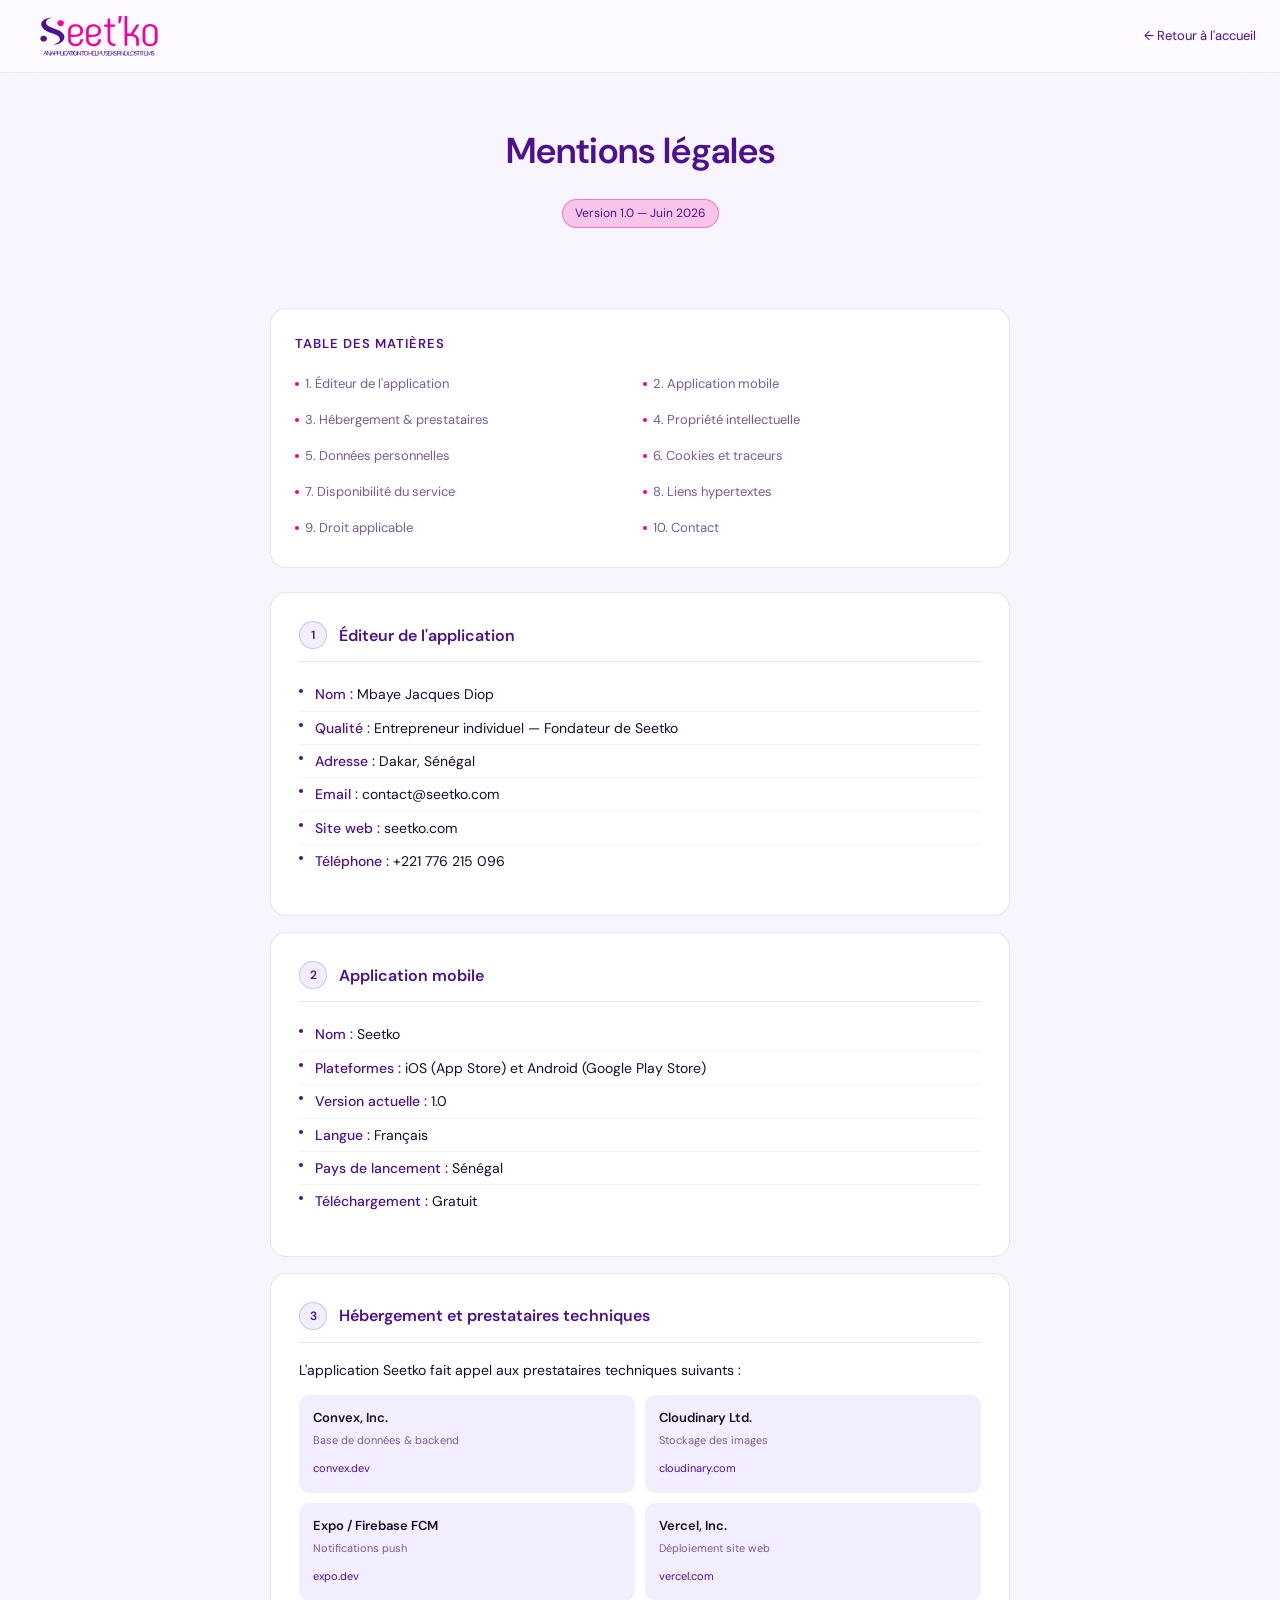
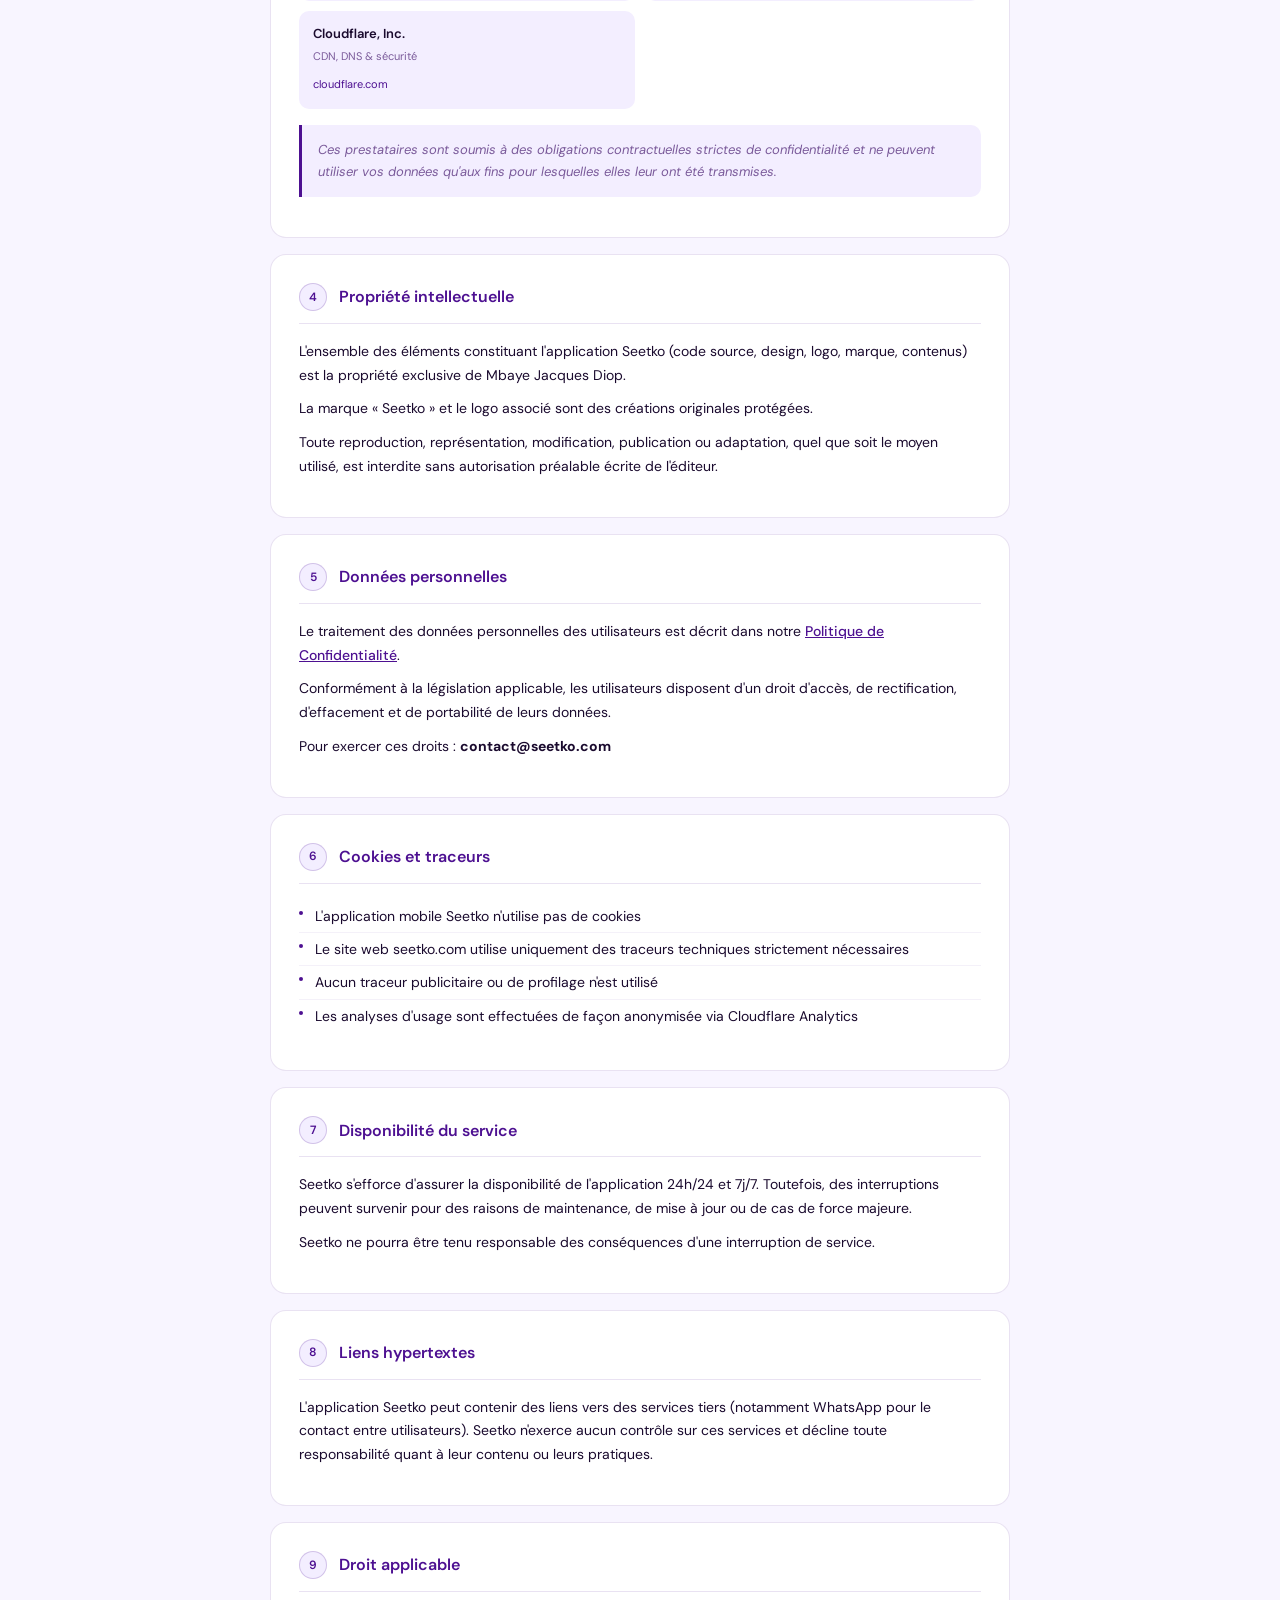
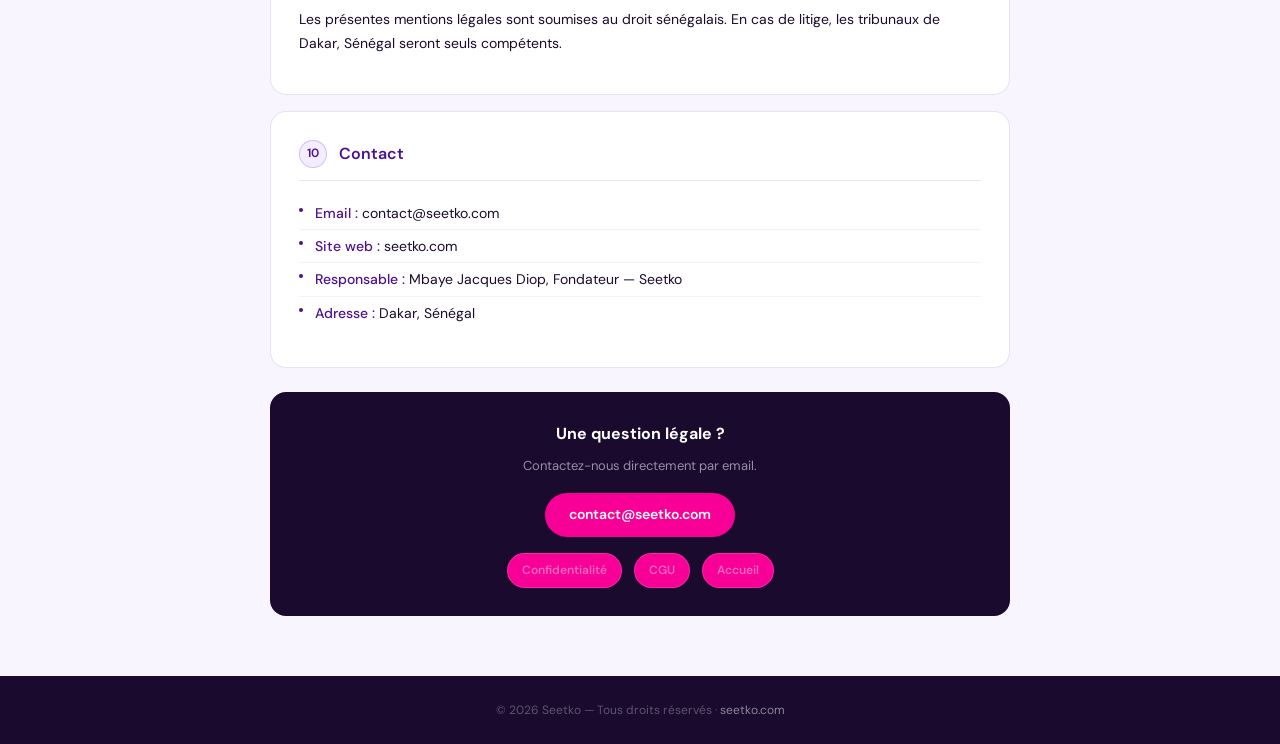
<file: mentions-legales.html>
<!doctype html>
<html lang="fr">
  <head>
    <meta charset="UTF-8" />
    <meta name="viewport" content="width=device-width, initial-scale=1.0" />
    <title>Mentions légales — Seetko</title>
    <link
      href="https://fonts.googleapis.com/css2?family=DM+Sans:wght@300;400;500;600&display=swap"
      rel="stylesheet"
    />
    <style>
      *,
      *::before,
      *::after {
        box-sizing: border-box;
        margin: 0;
        padding: 0;
      }
      :root {
        --violet: #4d1091;
        --violet-pale: #f3eeff;
        --pink: #f80097;
        --dark: #1a0a2e;
        --text: #1a0a2e;
        --muted: #7a5a9a;
        --border: rgba(77, 16, 145, 0.12);
      }
      body {
        font-family: 'DM Sans', sans-serif;
        background: #f8f5ff;
        color: var(--text);
        line-height: 1.7;
      }
      nav {
        background: rgba(254, 252, 255, 0.85);
        backdrop-filter: blur(16px);
        border-bottom: 1px solid rgba(74, 30, 138, 0.08);
        position: fixed;
        top: 0;
        left: 0;
        right: 0;
        z-index: 100;
        padding: 16px 24px;
        display: flex;
        align-items: center;
        justify-content: space-between;
      }
      .nav-logo {
        font-size: 22px;
        font-weight: 700;
        color: white;
        text-decoration: none;
      }
      .nav-logo span {
        color: var(--pink);
      }
      .nav-back {
        font-size: 13px;
        color: var(--violet);
        text-decoration: none;
      }
      .nav-back:hover {
        color: var(--violet);
      }

      /* HERO */
      .hero {
        padding: 120px 24px 48px;
        text-align: center;
      }
      .hero h1 {
        font-size: clamp(24px, 4vw, 36px);
        font-weight: 600;
        color: var(--violet);
        margin-bottom: 8px;
      }
      .hero-meta {
        font-size: 13px;
        color: rgba(255, 255, 255, 0.5);
      }
      .hero span {
        display: inline-block;
        background: rgba(248, 0, 151, 0.2);
        border: 0.5px solid rgba(248, 0, 151, 0.4);
        color: var(--violet);
        padding: 3px 12px;
        border-radius: 100px;
        margin-top: 10px;
        font-size: 12px;
      }
      .container {
        max-width: 780px;
        margin: 0 auto;
        padding: 0 20px 60px;
      }
      .toc {
        background: white;
        border-radius: 16px;
        border: 0.5px solid var(--border);
        padding: 24px;
        margin: 32px 0 24px;
      }
      .toc-title {
        font-size: 13px;
        font-weight: 600;
        color: var(--violet);
        text-transform: uppercase;
        letter-spacing: 1px;
        margin-bottom: 14px;
      }
      .toc-list {
        list-style: none;
        display: grid;
        grid-template-columns: repeat(auto-fill, minmax(240px, 1fr));
        gap: 6px;
      }
      .toc-list li a {
        font-size: 13px;
        color: var(--muted);
        text-decoration: none;
        display: flex;
        align-items: center;
        gap: 6px;
        padding: 4px 0;
      }
      .toc-list li a:hover {
        color: var(--violet);
      }
      .toc-list li a::before {
        content: '';
        width: 4px;
        height: 4px;
        border-radius: 50%;
        background: var(--pink);
        flex-shrink: 0;
      }
      .section {
        background: white;
        border-radius: 16px;
        border: 0.5px solid var(--border);
        padding: 28px;
        margin-bottom: 16px;
      }
      .section-header {
        display: flex;
        align-items: center;
        gap: 12px;
        margin-bottom: 16px;
        padding-bottom: 12px;
        border-bottom: 0.5px solid var(--border);
      }
      .section-num {
        width: 28px;
        height: 28px;
        border-radius: 50%;
        background: var(--violet-pale);
        border: 0.5px solid rgba(77, 16, 145, 0.2);
        display: flex;
        align-items: center;
        justify-content: center;
        font-size: 12px;
        font-weight: 600;
        color: var(--violet);
        flex-shrink: 0;
      }
      .section h2 {
        font-size: 16px;
        font-weight: 600;
        color: var(--violet);
      }
      .section p {
        font-size: 14px;
        margin-bottom: 10px;
        line-height: 1.7;
      }
      .section ul {
        list-style: none;
        margin-bottom: 10px;
      }
      .section ul li {
        font-size: 14px;
        padding: 5px 0 5px 16px;
        position: relative;
        line-height: 1.6;
        border-bottom: 0.5px solid rgba(77, 16, 145, 0.06);
      }
      .section ul li:last-child {
        border-bottom: none;
      }
      .section ul li::before {
        content: '';
        width: 4px;
        height: 4px;
        border-radius: 50%;
        background: var(--violet);
        position: absolute;
        left: 0;
        top: 11px;
      }
      .section ul li strong {
        color: var(--violet);
        font-weight: 500;
      }
      .provider-grid {
        display: grid;
        grid-template-columns: repeat(auto-fill, minmax(280px, 1fr));
        gap: 10px;
        margin-top: 12px;
      }
      .provider-card {
        background: var(--violet-pale);
        border-radius: 10px;
        padding: 12px 14px;
      }
      .provider-name {
        font-size: 13px;
        font-weight: 600;
        color: var(--dark);
        margin-bottom: 2px;
      }
      .provider-role {
        font-size: 11px;
        color: var(--muted);
        margin-bottom: 4px;
      }
      .provider-url {
        font-size: 11px;
        color: var(--violet);
        text-decoration: none;
      }
      .provider-url:hover {
        text-decoration: underline;
      }
      .hl {
        background: var(--violet-pale);
        border-left: 3px solid var(--violet);
        border-radius: 0 10px 10px 0;
        padding: 14px 16px;
        margin: 12px 0;
        font-size: 13px;
        color: var(--muted);
        font-style: italic;
      }
      .cta {
        background: var(--dark);
        border-radius: 16px;
        padding: 28px;
        margin-top: 24px;
        text-align: center;
      }
      .cta h3 {
        color: white;
        font-size: 16px;
        margin-bottom: 8px;
      }
      .cta p {
        color: rgba(255, 255, 255, 0.55);
        font-size: 13px;
        margin-bottom: 16px;
      }
      .cta a {
        display: inline-block;
        background: var(--pink);
        color: white;
        padding: 10px 24px;
        border-radius: 100px;
        font-size: 14px;
        font-weight: 600;
        text-decoration: none;
      }
      .legal-links {
        display: flex;
        gap: 12px;
        justify-content: center;
        flex-wrap: wrap;
        margin-top: 16px;
      }
      .legal-links a {
        font-size: 12px;
        color: rgba(255, 255, 255, 0.4);
        text-decoration: none;
        padding: 6px 14px;
        border: 0.5px solid rgba(255, 255, 255, 0.15);
        border-radius: 100px;
      }
      .legal-links a:hover {
        color: white;
        border-color: rgba(255, 255, 255, 0.4);
      }
      footer {
        background: var(--dark);
        padding: 24px;
        text-align: center;
        font-size: 12px;
        color: rgba(255, 255, 255, 0.3);
      }
      footer a {
        color: rgba(255, 255, 255, 0.5);
        text-decoration: none;
      }
    </style>
  </head>
  <body>
    <nav>
      <svg
        width="150"
        height="40"
        viewBox="0 0 176 60"
        fill="none"
        xmlns="http://www.w3.org/2000/svg"
      >
        <path
          d="M117.825 0.176893C117.682 0.391121 117.127 7.69273 117.107 9.58508V10.8883H118.544C119.858 10.8883 119.981 10.8526 120.084 10.4777C120.556 8.6032 122.219 0.284007 122.116 0.15904C121.973 -0.07304 117.99 -0.0373354 117.825 0.176893Z"
          fill="#F80097"
        />
        <path
          d="M126.469 0.266251C126.408 0.426922 126.346 10.4242 126.346 22.4924C126.346 41.0767 126.387 44.433 126.633 44.6115C126.818 44.7543 127.557 44.8079 128.645 44.7722L130.35 44.7186L130.452 37.3099L130.555 29.9012L134.148 29.919C138.234 29.919 139.507 30.1511 140.964 31.1151C142.053 31.8471 143.079 33.0075 143.408 33.8822C143.572 34.3107 143.716 36.3637 143.777 39.6307L143.9 44.7186L145.789 44.7722C147.658 44.8257 147.678 44.8079 147.822 44.3794C147.883 44.1295 147.904 41.7373 147.863 39.0594C147.781 34.5785 147.74 34.0965 147.309 33.0253C146.179 30.2046 144.044 28.2944 140.841 27.2233C140.328 27.0448 139.897 26.8841 139.897 26.8663C139.897 26.8306 141.847 23.7421 144.229 19.9931C146.98 15.6728 148.499 13.1199 148.376 13.0128C148.274 12.9236 147.268 12.87 146.138 12.8879L144.106 12.9414L139.897 19.6718L135.688 26.4199H133.08H130.452L130.411 13.2449L130.35 0.0877266L128.481 0.0341682C126.9 -0.00153732 126.572 0.0341682 126.469 0.266251Z"
          fill="#F80097"
        />
        <path
          d="M13.1148 3.03335C9.56286 3.69389 6.8527 4.69361 4.92274 6.06825C0.30316 9.38879 0.15944 14.3339 4.55318 19.2611C6.66792 21.6355 9.62445 23.2779 14.9626 24.9739C23.011 27.5625 25.0641 28.4551 26.8504 30.1868C29.1088 32.3648 30.0122 35.4354 29.0267 37.4527C28.0823 39.345 24.7767 41.2374 20.7115 42.2014L18.8636 42.6477H20.6293C27.1173 42.7013 32.4965 40.1841 34.8576 35.9888C37.1777 31.8828 36.5207 28.3658 32.7634 24.956C30.1559 22.5995 27.0146 20.9393 21.4301 19.0112C15.6812 17.0296 12.581 15.5121 10.61 13.6912C9.02904 12.2452 8.63894 11.4418 8.63894 9.71013C8.63894 8.10342 9.1317 6.8716 10.2609 5.72905C11.3902 4.5508 13.8745 3.4618 16.6052 2.94408L17.837 2.71201L16.3998 2.69415C15.6196 2.69415 14.1414 2.85482 13.1148 3.03335Z"
          fill="#4D1091"
        />
        <path
          d="M100.99 3.96159C100.928 4.08656 100.866 6.12173 100.846 8.47824L100.784 12.7628L98.2178 12.8521L95.6514 12.9413V14.4588V15.9762L98.2178 16.0655L100.784 16.1548L100.887 26.7769L100.99 37.3991L101.564 38.863C103.043 42.6655 105.999 44.6471 110.639 44.9328C112.734 45.0577 112.836 44.9863 112.754 43.094L112.692 41.7015L110.824 41.4873C107.909 41.1838 106.82 40.5054 105.712 38.3095C104.911 36.7564 104.767 34.3285 104.829 24.7239L104.891 16.1548L108.381 16.0655L111.871 15.9762L111.933 14.8158C112.056 12.7271 112.282 12.8699 108.319 12.8164L104.891 12.7628L104.788 8.29972L104.685 3.83663L102.878 3.78307C101.564 3.74737 101.051 3.80093 100.99 3.96159Z"
          fill="#F80097"
        />
        <path
          d="M28.1849 6.92516C25.0846 8.33549 24.4892 11.7988 27.0146 13.8519C29.0883 15.5657 31.9216 15.53 33.9337 13.7805C37.0545 11.049 34.8782 6.44314 30.4434 6.42529C29.5605 6.42529 29.0062 6.55026 28.1849 6.92516Z"
          fill="#F80097"
        />
        <path
          d="M50.9748 12.3166C46.3963 12.9414 43.1113 15.6014 42.0642 19.5468C41.7972 20.5644 41.7562 22.0818 41.7972 29.3299C41.8588 37.8097 41.8588 37.9526 42.3311 39.0951C43.2139 41.2374 44.918 43.0583 47.0122 44.1116C49.168 45.1828 52.8842 45.6291 55.5533 45.1471C59.1874 44.4865 62.2261 42.0229 63.3964 38.7559C63.9302 37.2385 64.2176 35.3818 63.9712 35.0248C63.8481 34.8641 63.2937 34.8106 61.9592 34.8463L60.1524 34.8998L59.8649 36.328C59.5364 38.1489 58.8384 39.3808 57.6065 40.3805C56.1693 41.5409 54.6294 42.0051 52.5352 41.9158C50.4205 41.8087 49.0449 41.3088 47.813 40.1484C46.191 38.631 45.6777 37.0064 45.6572 33.2395V31.4186H49.7224C55.9434 31.4008 58.243 30.883 60.6862 28.955C62.7804 27.259 63.8481 25.3131 64.0739 22.7602C64.464 18.0472 61.4869 14.0126 56.6415 12.6915C55.1427 12.2809 52.5147 12.1202 50.9748 12.3166ZM56.1693 16.2084C57.4217 16.6904 58.7152 17.833 59.3927 19.0826C59.8649 19.9574 59.9265 20.2966 59.9265 21.9569C59.9265 24.117 59.5775 25.0096 58.3046 26.1165C56.5388 27.6518 54.4446 28.0802 49.0449 27.991L45.7598 27.9374L45.6982 25.5273C45.6161 22.6531 45.9241 20.1538 46.4784 19.0291C47.0328 17.8865 48.3468 16.7083 49.6197 16.2441C51.5702 15.4943 54.3214 15.4943 56.1693 16.2084Z"
          fill="#F80097"
        />
        <path
          d="M77.8711 12.3165C74.196 12.8164 71.5269 14.4945 69.8638 17.3509C68.673 19.4039 68.632 19.8859 68.6936 29.3298C68.7551 37.8097 68.7551 37.9525 69.2274 39.0951C70.8288 43.0226 74.7503 45.3434 79.76 45.3434C83.0656 45.3434 85.4267 44.54 87.562 42.6834C89.4509 41.0588 90.4159 39.2736 90.847 36.7028C91.155 34.7926 91.1345 34.7926 88.9171 34.8462L87.0487 34.8998L86.7818 36.3279C86.4328 38.1489 85.7347 39.3807 84.5028 40.3804C83.0656 41.5408 81.5257 42.005 79.4315 41.9157C77.3373 41.8086 75.9412 41.3088 74.7503 40.1841C73.1078 38.6488 72.574 36.9706 72.5535 33.2395V31.4185H76.6187C83.1682 31.4007 85.3651 30.8651 87.9315 28.6157C90.0052 26.7948 91.0318 24.6347 91.0318 22.0461C91.0113 17.4759 87.9315 13.7447 83.2298 12.6022C81.7721 12.263 79.3289 12.1202 77.8711 12.3165ZM82.7576 16.1012C84.1332 16.5475 85.5704 17.7436 86.2685 19.0647C86.7613 19.9573 86.8228 20.2965 86.8228 21.9568C86.8228 24.1169 86.4738 25.0096 85.2009 26.1164C83.4352 27.6517 81.3409 28.0802 75.9412 27.9909L72.6561 27.9373L72.5945 25.5273C72.4713 21.0463 73.0052 18.9398 74.6271 17.4044C76.4134 15.7263 79.8832 15.1729 82.7576 16.1012Z"
          fill="#F80097"
        />
        <path
          d="M161.865 12.4237C157.903 13.1556 154.885 15.7085 153.714 19.279C153.386 20.3323 153.345 21.2249 153.345 28.9192V37.3991L153.899 38.8273C155.542 43.0583 159.361 45.397 164.637 45.397C169.708 45.397 173.486 43.1833 175.19 39.2201C175.929 37.4705 176.073 35.1854 175.971 27.4375C175.868 19.5468 175.827 19.1897 174.533 17.0474C173.671 15.6192 171.7 13.9233 170.057 13.227C167.635 12.1916 164.617 11.906 161.865 12.4237ZM167.347 15.9049C168.908 16.4226 170.283 17.5651 171.022 18.9755L171.618 20.0823V28.83V37.5776L171.084 38.5774C170.304 40.0056 169.277 40.916 167.778 41.523C166.67 41.9515 166.239 42.0229 164.637 42.0229C163.036 42.0229 162.605 41.9515 161.496 41.523C159.997 40.916 158.97 40.0056 158.19 38.5774L157.656 37.5776L157.595 29.187C157.533 20.9749 157.554 20.7786 157.985 19.5825C158.478 18.2614 159.751 16.8153 160.921 16.2976C162.81 15.4407 165.397 15.28 167.347 15.9049Z"
          fill="#F80097"
        />
        <path
          d="M3.50606 29.8833C1.69929 30.4545 0.611118 31.49 0.159425 33.0253C-0.887681 36.5779 3.42393 39.5592 7.22225 37.9168C10.1993 36.6315 10.9179 33.1503 8.63893 31.0972C7.30438 29.8654 5.12804 29.3656 3.50606 29.8833Z"
          fill="#4D1091"
        />
        <path
          d="M111.953 52.6272C111.645 52.6629 111.194 52.8771 110.947 53.1092L110.496 53.5376L109.88 53.1449C109.305 52.77 108.997 52.7521 105.383 52.6986C101.955 52.645 101.503 52.6629 101.503 52.9128C101.503 53.252 101.339 53.2699 100.682 52.9307C100.394 52.7878 99.7371 52.6807 99.2033 52.6629C98.4026 52.6629 98.0946 52.77 97.4992 53.2163L96.7806 53.7697V53.2163C96.7806 52.7878 96.6985 52.6629 96.37 52.6629C95.9799 52.6629 95.9594 52.7878 95.9594 54.9837C95.9594 58.0543 95.6924 58.5542 94.0294 58.5542C92.7564 58.5542 92.5717 58.1436 92.5101 55.2336L92.4485 52.6629H91.9147H91.4014L91.4835 55.1265C91.5451 57.1795 91.6067 57.6794 91.9762 58.1971C92.4485 58.9291 93.6188 59.3397 94.7069 59.1968C96.1647 59.0005 96.7806 58.0186 96.8011 55.8406C96.8011 54.6266 96.8422 54.4481 97.027 54.8587C97.1707 55.2336 97.6224 55.5371 98.8338 56.0548C100.394 56.7332 100.682 56.9831 100.682 57.6615C100.682 58.5006 98.8543 58.8398 97.6635 58.215C97.1297 57.9293 96.9654 57.9115 96.8011 58.09C96.5137 58.3756 96.8011 58.6077 97.8688 59.0005C98.957 59.3932 99.8603 59.3397 100.743 58.8219C101.482 58.3756 101.503 58.3756 101.503 58.7327C101.503 59.0719 101.626 59.0897 104.069 59.0897H106.636V57.7508V56.4119H107.313C107.95 56.4119 108.052 56.5011 108.874 57.7508C109.715 59.054 109.777 59.0897 110.496 59.0897C110.906 59.0719 111.728 59.1076 112.282 59.179C113.616 59.3218 114.52 58.8755 114.828 57.9293C115.177 56.8046 114.664 56.1798 112.898 55.5193C111.625 55.0372 111.153 54.6802 111.153 54.1803C111.153 53.3948 112.549 52.9842 113.616 53.4662C114.232 53.734 114.643 53.6983 114.643 53.377C114.643 52.9842 112.939 52.5201 111.953 52.6272ZM100.209 53.4662C100.764 53.6626 101.01 53.6805 101.215 53.5376C101.462 53.3591 101.503 53.5912 101.503 54.8766C101.503 56.2512 101.339 56.7154 101.01 56.2512C100.949 56.1619 100.353 55.8763 99.7166 55.6085C98.2384 55.0194 97.8072 54.6802 97.8072 54.1803C97.8072 53.734 98.1152 53.4662 98.7311 53.3234C99.4086 53.1806 99.4292 53.1806 100.209 53.4662ZM105.609 55.9656V58.5542H103.967H102.324V57.3045V56.0548H103.782C105.055 56.0548 105.219 56.0191 105.157 55.7335C105.096 55.4835 104.829 55.4121 103.7 55.3764L102.324 55.3229V54.3589V53.377H103.967H105.609V55.9656ZM109.305 53.734C109.531 53.9304 109.715 54.2874 109.715 54.5374C109.715 55.305 109.038 55.6978 107.765 55.6978H106.636V54.5374V53.377H107.765C108.627 53.377 108.997 53.4662 109.305 53.734ZM110.906 55.3764C111.05 55.5014 111.769 55.8763 112.549 56.2333C113.76 56.7868 113.924 56.9296 113.986 57.4295C114.109 58.447 112.508 58.9112 111.091 58.2507C110.721 58.09 110.331 57.965 110.229 57.9829C110.106 58.0007 109.757 57.608 109.449 57.126C108.997 56.4476 108.935 56.2333 109.182 56.2333C109.346 56.2333 109.695 56.0013 109.962 55.7156C110.496 55.1086 110.578 55.0908 110.906 55.3764Z"
          fill="#4D1091"
        />
        <path
          d="M137.474 52.6807C136.057 52.9307 135.174 54.1803 135.174 55.912C135.174 56.6975 135.298 57.2688 135.585 57.7508C135.811 58.1435 135.996 58.4827 135.996 58.5006C135.996 58.5363 135.298 58.5541 134.456 58.5541H132.916V55.6085C132.916 52.7878 132.895 52.6629 132.505 52.6629C132.115 52.6629 132.095 52.7878 132.095 55.8763V59.0897H134.148C135.77 59.0897 136.201 59.0362 136.201 58.8398C136.201 58.6434 136.365 58.6613 136.981 58.9469C138.09 59.4468 139.322 59.3039 140.225 58.5363C141.026 57.8579 141.334 57.1617 141.375 56.0013L141.395 55.1622L141.929 55.5014C142.217 55.6799 142.935 56.0013 143.51 56.2155C144.968 56.7689 145.481 57.7329 144.578 58.2685C143.941 58.6613 142.812 58.6256 142.011 58.215C141.478 57.9293 141.334 57.9115 141.129 58.1078C140.964 58.2864 141.026 58.4292 141.457 58.7148C143.1 59.8395 145.851 59.0897 145.851 57.483C145.851 56.5725 145.481 56.2333 143.818 55.5192C142.73 55.0729 142.319 54.7873 142.217 54.466C141.929 53.5019 143.202 52.9485 144.496 53.4662C145.071 53.6983 145.317 53.734 145.502 53.5733C145.625 53.4662 146.036 53.377 146.405 53.377H147.083V56.2333C147.083 58.9648 147.103 59.0897 147.493 59.0897C147.883 59.0897 147.904 58.9648 147.904 56.2333V53.377H149.033C150.019 53.377 150.162 53.3413 150.162 53.0199C150.162 52.6807 150.019 52.6629 146.323 52.6629C142.217 52.6807 142.135 52.6986 141.457 53.5912L141.088 54.0911L140.677 53.6447C139.958 52.8414 138.665 52.4486 137.474 52.6807ZM139.609 53.7519C140.061 54.1268 140.513 55.305 140.513 56.1262C140.513 57.8936 138.521 59.1611 137.084 58.2864C136.427 57.8758 135.934 56.4119 136.098 55.3407C136.386 53.4662 138.234 52.6272 139.609 53.7519Z"
          fill="#4D1091"
        />
        <path
          d="M6.95536 52.8771C5.86719 55.5728 4.59424 58.8041 4.59424 58.9291C4.59424 59.0183 4.77902 59.0897 5.00487 59.0897C5.31284 59.0897 5.47709 58.8755 5.72347 58.1079L6.05197 57.126H7.44811H8.84426L9.15223 58.0543C9.41914 58.9291 9.50126 59.0005 10.1172 59.054L10.7742 59.1076L10.7126 56.4297C10.6716 54.948 10.6716 53.734 10.6716 53.734C10.6921 53.734 11.4723 54.9301 12.4167 56.4119L14.1414 59.0897H15.1064H16.0713L16.4204 58.1079L16.7899 57.126H18.145H19.5001L19.8697 58.1079C20.1982 59.0005 20.2803 59.0897 20.8346 59.0897H21.4301V57.8401V56.5904H22.3129C23.4421 56.5904 24.4687 56.3226 25.0025 55.8942L25.4337 55.5371L25.3721 57.3224L25.29 59.0897H25.8238C26.3576 59.0897 26.3576 59.0719 26.3576 57.8401V56.5904H27.2405C28.4724 56.5904 29.5811 56.2869 29.9506 55.8228C30.2381 55.4657 30.2586 55.5728 30.2586 57.2688V59.0897H32.6197H34.9808V58.0543C35.0014 57.0546 35.0014 57.0546 35.2683 57.5723C35.8842 58.7862 37.1572 59.3575 38.9023 59.179L40.0521 59.054L40.4011 58.09L40.7502 57.126H42.1463H43.5425L43.8299 58.0543C44.0763 58.8755 44.1995 59.0005 44.6717 59.054L45.2466 59.1076L43.9531 55.8942C42.7623 52.8414 42.6596 52.6629 42.1669 52.6629C41.6741 52.6629 41.592 52.8236 40.6475 55.2872C39.6004 58.1257 39.2719 58.5542 38.1632 58.5542C36.1717 58.5542 35.0424 55.555 36.4386 54.0197C37.0545 53.3413 38.2453 53.0735 39.0871 53.4484C39.7441 53.7162 40.1137 53.6983 40.1137 53.377C40.1137 53.0735 38.9023 52.6629 38.0195 52.6629C36.8492 52.6629 35.9663 53.1628 35.4325 54.1089L34.9808 54.8944V53.7697C34.9808 52.7879 34.9398 52.6629 34.5702 52.6629C34.2006 52.6629 34.1596 52.8057 34.1185 55.555L34.0569 58.4649H32.6197H31.1825L31.1209 55.555C31.0799 52.8057 31.0388 52.6629 30.6692 52.6629C30.3612 52.6629 30.2586 52.7879 30.2586 53.1092V53.5734L29.6426 53.1628C29.1294 52.8414 28.6777 52.7521 27.1583 52.6986L25.2694 52.6093L25.3721 53.0735L25.4748 53.5377L24.8793 53.1628C24.4071 52.8771 23.8528 52.77 22.4361 52.6986L20.6088 52.6093L20.5883 55.0015L20.5677 57.3938L19.6438 55.0194C18.761 52.7521 18.6994 52.645 18.2066 52.6986C17.7139 52.7521 17.5907 53.0021 16.523 55.6621L15.3733 58.5542L15.3117 55.6085L15.2706 52.6629H14.7163H14.1824L14.3056 55.3764C14.4288 58.0186 14.4288 58.0722 14.0798 57.5723C13.8745 57.2688 13.0737 56.0548 12.2935 54.8587C11.1233 53.0735 10.7742 52.6629 10.4046 52.6629C9.93242 52.6629 9.93242 52.6986 9.91189 55.0194L9.89136 57.3938L8.96744 55.0194C8.12565 52.8593 8.00246 52.6629 7.55077 52.6629C7.26333 52.6629 6.99642 52.77 6.95536 52.8771ZM8.023 54.8587C8.26937 55.555 8.49522 56.2512 8.49522 56.3583C8.49522 56.519 8.14618 56.5904 7.46865 56.5904C6.81164 56.5904 6.44207 56.519 6.44207 56.3762C6.44207 56.0191 7.34546 53.3948 7.44811 53.4841C7.48918 53.5198 7.75609 54.1446 8.023 54.8587ZM18.6994 54.8587C18.9457 55.555 19.1716 56.2512 19.1716 56.3583C19.1716 56.6083 17.1184 56.6975 17.1184 56.4476C17.0979 56.1619 18.0424 53.3948 18.1245 53.4841C18.1655 53.5198 18.4325 54.1446 18.6994 54.8587ZM24.1607 53.5912C24.3455 53.7162 24.5714 54.0732 24.633 54.3946C24.7356 54.8587 24.6535 55.0551 24.2429 55.4121C23.7912 55.8049 23.5243 55.8763 22.5593 55.8763H21.4301V54.6266V53.377H22.6209C23.2779 53.377 23.976 53.4841 24.1607 53.5912ZM29.0678 53.6805C29.2936 53.859 29.4373 54.216 29.4373 54.6445C29.4373 55.5371 28.883 55.8763 27.4458 55.8763H26.3576V54.6266V53.377H27.5279C28.3081 53.377 28.8009 53.4662 29.0678 53.6805ZM42.7417 55.0194C42.9881 55.7692 43.1934 56.4297 43.1934 56.4833C43.1934 56.5368 42.7417 56.5904 42.1669 56.5904C41.5098 56.5904 41.1403 56.519 41.1403 56.3762C41.1403 55.9299 42.0642 53.3948 42.1874 53.5198C42.249 53.5912 42.4954 54.2517 42.7417 55.0194Z"
          fill="#4D1091"
        />
        <path
          d="M43.3987 53.02C43.3987 53.3413 43.5424 53.377 44.5279 53.377H45.6571V56.2334V59.0898H46.1704H46.6837V56.2334V53.377H47.6076H48.5316V56.2334C48.5316 58.9648 48.5521 59.0898 48.9422 59.0898C49.3117 59.0898 49.3528 58.9648 49.3528 57.9829V56.8761L49.825 57.6616C50.4204 58.6792 51.1391 59.1255 52.3709 59.2147C53.5618 59.3219 54.5267 58.822 55.1222 57.8401L55.5123 57.2153V58.1615C55.5123 59.0541 55.5328 59.0898 56.0461 59.0898H56.6004L56.4978 56.4119L56.3746 53.7341L58.1403 56.4119C59.6186 58.6613 59.9676 59.0898 60.3782 59.0898H60.8504V55.8763C60.8504 52.7522 60.8299 52.6629 60.4193 52.6629C60.0292 52.6629 60.0087 52.7343 60.0702 55.3229C60.1113 56.7868 60.1113 57.9651 60.0702 57.9294C60.0292 57.8937 59.2285 56.7154 58.3045 55.3051C56.8468 53.1271 56.5183 52.7522 56.0666 52.6986C55.5328 52.6451 55.5123 52.6808 55.5123 53.502C55.4917 54.3589 55.4917 54.3589 55.1838 53.9126C54.6089 53.1271 53.8697 52.77 52.6173 52.6986C51.2006 52.6094 50.441 52.9843 49.8456 54.0376L49.4555 54.7159L49.3939 53.6805L49.3323 52.6629H46.3757C43.5424 52.6629 43.3987 52.6808 43.3987 53.02ZM53.3565 53.4127C54.1366 53.7162 54.691 54.7695 54.691 55.9656C54.691 57.5545 53.8492 58.5542 52.5352 58.5542C51.1801 58.5542 50.3794 57.5188 50.3794 55.7871C50.3794 54.5553 50.8105 53.7876 51.6729 53.4663C52.4941 53.1449 52.6994 53.1449 53.3565 53.4127Z"
          fill="#4D1091"
        />
        <path
          d="M61.0558 53.02C61.0558 53.3413 61.1995 53.377 62.185 53.377H63.3142V56.2334V59.0898H63.8275H64.3408V56.2334V53.377H65.3469H66.3734L65.9423 54.1982C65.3879 55.2872 65.4701 57.2331 66.1065 57.9651C66.7635 58.7327 67.5027 59.1255 68.4677 59.2147C70.4181 59.3754 71.7938 57.9829 71.7938 55.8049C71.7938 54.466 71.3626 53.6805 70.295 53.0735C69.4737 52.5736 67.7491 52.5201 67.051 52.9485C66.6403 53.1985 66.5993 53.1985 66.5993 52.9485C66.5993 52.6986 66.2092 52.6629 63.8275 52.6629C61.1995 52.6629 61.0558 52.6808 61.0558 53.02ZM70.0486 53.7876C70.952 54.5196 71.1573 56.7154 70.3976 57.7151C69.7201 58.6256 68.2007 58.822 67.3795 58.1079C66.2708 57.1438 66.1476 54.948 67.1331 53.9126C67.9133 53.1092 69.1452 53.0557 70.0486 53.7876Z"
          fill="#4D1091"
        />
        <path
          d="M72.3481 55.8763C72.3481 58.9648 72.3687 59.0897 72.7588 59.0897C73.1283 59.0897 73.1694 58.9648 73.1694 57.5723V56.037L74.9762 56.0905L76.7624 56.1441L76.824 57.608C76.8856 58.9469 76.9267 59.0897 77.2757 59.0897C77.6658 59.0897 77.6863 58.9469 77.6863 55.8763C77.6863 52.7878 77.6658 52.6629 77.2757 52.6629C76.9061 52.6629 76.8651 52.7878 76.8651 54.0018V55.3407H75.0172H73.1694V54.0018C73.1694 52.7878 73.1283 52.6629 72.7588 52.6629C72.3687 52.6629 72.3481 52.7878 72.3481 55.8763Z"
          fill="#4D1091"
        />
        <path
          d="M78.0969 55.8763V59.0897H82.6139H87.1308V57.8579V56.6439L88.4859 56.5368C89.5535 56.4654 89.9641 56.3583 90.3337 56.0191C90.9702 55.4835 91.2165 54.698 90.9907 53.9661C90.7238 53.0735 90.0257 52.7878 87.9315 52.6986L86.1042 52.6272V55.5907V58.5542H84.667H83.2298V55.6085V52.6629H80.6634H78.0969V55.8763ZM82.3675 55.912L82.3059 58.4649L80.6223 58.5184L78.9182 58.572V57.3045V56.0548H80.3554C81.6489 56.0548 81.7926 56.0191 81.7926 55.6978C81.7926 55.3764 81.6489 55.3407 80.3554 55.3407H78.9182V54.3588V53.377H80.6634H82.4291L82.3675 55.912ZM89.7999 53.734C90.0257 53.9304 90.2105 54.3231 90.2105 54.6266C90.2105 55.4835 89.5946 55.8763 88.26 55.8763H87.1308V54.6266V53.377H88.26C89.1223 53.377 89.4919 53.4662 89.7999 53.734Z"
          fill="#4D1091"
        />
        <path
          d="M115.259 55.8763V59.0897H115.772C116.285 59.0897 116.285 59.0719 116.285 57.6615V56.2333H117.723H119.16V57.6615C119.16 59.0719 119.16 59.0897 119.673 59.0897H120.186V55.8763V52.6629H117.723H115.259V55.8763ZM119.16 54.4838V55.6085L117.723 55.555L116.285 55.4835V54.4303V53.377H117.723H119.16V54.4838Z"
          fill="#4D1091"
        />
        <path
          d="M120.597 55.8584C120.597 59.0362 120.597 59.0897 121.028 59.0897C121.459 59.0897 121.459 59.054 121.377 56.4297L121.295 53.7876L123.04 56.4297C124.498 58.6434 124.868 59.0897 125.258 59.0897H125.73V55.8763C125.73 52.7521 125.71 52.6629 125.299 52.6629C124.888 52.6629 124.888 52.7343 124.95 55.3229C124.991 56.7868 124.991 57.965 124.95 57.9293C124.909 57.9115 124.129 56.7332 123.205 55.3229C121.911 53.377 121.398 52.7343 121.049 52.6986L120.597 52.645V55.8584Z"
          fill="#4D1091"
        />
        <path
          d="M126.141 55.8584V59.0897H127.639C129.508 59.0897 130.37 58.7327 131.027 57.6437C131.643 56.6261 131.602 54.7516 130.945 53.9661C130.124 53.0199 129.549 52.7878 127.783 52.6986L126.141 52.6093V55.8584ZM129.446 53.609C130.411 54.2517 130.822 55.6978 130.411 56.9296C130.062 57.965 129.323 58.447 128.05 58.447L127.065 58.4649L127.003 55.912L126.941 53.377H128.03C128.625 53.377 129.261 53.4841 129.446 53.609Z"
          fill="#4D1091"
        />
        <path
          d="M150.368 55.8763V59.0897H150.881H151.394V56.2334V53.377H152.318H153.242V56.2334C153.242 58.9648 153.263 59.0897 153.653 59.0897C154.043 59.0897 154.063 58.9648 154.063 56.2334V53.377H155.09H156.117V56.2334V59.0897H158.704H161.291L161.208 56.394L161.126 53.6983L161.537 54.6445C162.605 57.2153 163.221 58.4471 163.426 58.5006C163.549 58.5363 164.103 57.5009 164.699 56.1084L165.746 53.6448V56.3583C165.766 58.9648 165.787 59.0897 166.177 59.0897C166.403 59.0897 166.588 58.9648 166.588 58.822C166.588 58.6256 166.752 58.6256 167.471 58.9112C169.236 59.6253 170.879 59.1612 171.33 57.8401C171.556 57.1974 171.536 57.0546 171.187 56.6261C170.961 56.3583 170.16 55.8763 169.421 55.5728C167.388 54.7159 167.06 53.7697 168.62 53.3591C169.257 53.1985 169.503 53.2163 170.057 53.4484C170.694 53.734 171.105 53.6983 171.105 53.377C171.105 53.0557 169.893 52.6629 168.949 52.6629C167.717 52.6629 166.793 53.377 166.793 54.3053C166.793 55.0551 167.306 55.5014 168.785 56.1084C170.222 56.6797 170.489 56.8939 170.489 57.5009C170.489 58.4828 168.743 58.9112 167.532 58.215C167.183 58.0186 166.855 57.8936 166.752 57.9472C166.67 58.0008 166.588 56.8225 166.588 55.3408V52.645L166.033 52.6986C165.52 52.7522 165.417 52.9307 164.555 55.0194C164.042 56.2869 163.549 57.3045 163.487 57.3045C163.405 57.3045 162.933 56.2869 162.44 55.0194L161.516 52.7522L155.932 52.6986L150.368 52.6629V55.8763ZM160.387 55.912L160.326 58.4649L158.642 58.5185L156.938 58.572V57.3045V56.0548H158.375C159.669 56.0548 159.812 56.0191 159.812 55.6978C159.812 55.3765 159.669 55.3408 158.375 55.3408H156.938V54.3589V53.377H158.683H160.449L160.387 55.912Z"
          fill="#4D1091"
        />
      </svg>
      <a href="/" class="nav-back">← Retour à l'accueil</a>
    </nav>

    <div class="hero">
      <h1>Mentions légales</h1>
      <span>Version 1.0 — Juin 2026</span>
    </div>

    <div class="container">
      <div class="toc">
        <div class="toc-title">Table des matières</div>
        <ul class="toc-list">
          <li><a href="#s1">1. Éditeur de l'application</a></li>
          <li><a href="#s2">2. Application mobile</a></li>
          <li><a href="#s3">3. Hébergement & prestataires</a></li>
          <li><a href="#s4">4. Propriété intellectuelle</a></li>
          <li><a href="#s5">5. Données personnelles</a></li>
          <li><a href="#s6">6. Cookies et traceurs</a></li>
          <li><a href="#s7">7. Disponibilité du service</a></li>
          <li><a href="#s8">8. Liens hypertextes</a></li>
          <li><a href="#s9">9. Droit applicable</a></li>
          <li><a href="#s10">10. Contact</a></li>
        </ul>
      </div>

      <div class="section" id="s1">
        <div class="section-header">
          <div class="section-num">1</div>
          <h2>Éditeur de l'application</h2>
        </div>
        <ul>
          <li><strong>Nom :</strong> Mbaye Jacques Diop</li>
          <li>
            <strong>Qualité :</strong> Entrepreneur individuel — Fondateur de
            Seetko
          </li>
          <li><strong>Adresse :</strong> Dakar, Sénégal</li>
          <li><strong>Email :</strong> contact@seetko.com</li>
          <li><strong>Site web :</strong> seetko.com</li>
          <li><strong>Téléphone :</strong> +221 776 215 096</li>
        </ul>
      </div>

      <div class="section" id="s2">
        <div class="section-header">
          <div class="section-num">2</div>
          <h2>Application mobile</h2>
        </div>
        <ul>
          <li><strong>Nom :</strong> Seetko</li>
          <li>
            <strong>Plateformes :</strong> iOS (App Store) et Android (Google
            Play Store)
          </li>
          <li><strong>Version actuelle :</strong> 1.0</li>
          <li><strong>Langue :</strong> Français</li>
          <li><strong>Pays de lancement :</strong> Sénégal</li>
          <li><strong>Téléchargement :</strong> Gratuit</li>
        </ul>
      </div>

      <div class="section" id="s3">
        <div class="section-header">
          <div class="section-num">3</div>
          <h2>Hébergement et prestataires techniques</h2>
        </div>
        <p>
          L'application Seetko fait appel aux prestataires techniques suivants :
        </p>
        <div class="provider-grid">
          <div class="provider-card">
            <div class="provider-name">Convex, Inc.</div>
            <div class="provider-role">Base de données & backend</div>
            <a href="https://convex.dev" target="_blank" class="provider-url"
              >convex.dev</a
            >
          </div>
          <div class="provider-card">
            <div class="provider-name">Cloudinary Ltd.</div>
            <div class="provider-role">Stockage des images</div>
            <a
              href="https://cloudinary.com"
              target="_blank"
              class="provider-url"
              >cloudinary.com</a
            >
          </div>

          <div class="provider-card">
            <div class="provider-name">Expo / Firebase FCM</div>
            <div class="provider-role">Notifications push</div>
            <a href="https://expo.dev" target="_blank" class="provider-url"
              >expo.dev</a
            >
          </div>
          <div class="provider-card">
            <div class="provider-name">Vercel, Inc.</div>
            <div class="provider-role">Déploiement site web</div>
            <a href="https://vercel.com" target="_blank" class="provider-url"
              >vercel.com</a
            >
          </div>
          <div class="provider-card">
            <div class="provider-name">Cloudflare, Inc.</div>
            <div class="provider-role">CDN, DNS & sécurité</div>
            <a
              href="https://cloudflare.com"
              target="_blank"
              class="provider-url"
              >cloudflare.com</a
            >
          </div>
        </div>
        <div class="hl" style="margin-top: 16px">
          Ces prestataires sont soumis à des obligations contractuelles strictes
          de confidentialité et ne peuvent utiliser vos données qu'aux fins pour
          lesquelles elles leur ont été transmises.
        </div>
      </div>

      <div class="section" id="s4">
        <div class="section-header">
          <div class="section-num">4</div>
          <h2>Propriété intellectuelle</h2>
        </div>
        <p>
          L'ensemble des éléments constituant l'application Seetko (code source,
          design, logo, marque, contenus) est la propriété exclusive de Mbaye
          Jacques Diop.
        </p>
        <p>
          La marque « Seetko » et le logo associé sont des créations originales
          protégées.
        </p>
        <p>
          Toute reproduction, représentation, modification, publication ou
          adaptation, quel que soit le moyen utilisé, est interdite sans
          autorisation préalable écrite de l'éditeur.
        </p>
      </div>

      <div class="section" id="s5">
        <div class="section-header">
          <div class="section-num">5</div>
          <h2>Données personnelles</h2>
        </div>
        <p>
          Le traitement des données personnelles des utilisateurs est décrit
          dans notre
          <a
            href="/privacy-policy.html"
            style="color: var(--violet); font-weight: 500"
            >Politique de Confidentialité</a
          >.
        </p>
        <p>
          Conformément à la législation applicable, les utilisateurs disposent
          d'un droit d'accès, de rectification, d'effacement et de portabilité
          de leurs données.
        </p>
        <p>Pour exercer ces droits : <strong>contact@seetko.com</strong></p>
      </div>

      <div class="section" id="s6">
        <div class="section-header">
          <div class="section-num">6</div>
          <h2>Cookies et traceurs</h2>
        </div>
        <ul>
          <li>L'application mobile Seetko n'utilise pas de cookies</li>
          <li>
            Le site web seetko.com utilise uniquement des traceurs techniques
            strictement nécessaires
          </li>
          <li>Aucun traceur publicitaire ou de profilage n'est utilisé</li>
          <li>
            Les analyses d'usage sont effectuées de façon anonymisée via
            Cloudflare Analytics
          </li>
        </ul>
      </div>

      <div class="section" id="s7">
        <div class="section-header">
          <div class="section-num">7</div>
          <h2>Disponibilité du service</h2>
        </div>
        <p>
          Seetko s'efforce d'assurer la disponibilité de l'application 24h/24 et
          7j/7. Toutefois, des interruptions peuvent survenir pour des raisons
          de maintenance, de mise à jour ou de cas de force majeure.
        </p>
        <p>
          Seetko ne pourra être tenu responsable des conséquences d'une
          interruption de service.
        </p>
      </div>

      <div class="section" id="s8">
        <div class="section-header">
          <div class="section-num">8</div>
          <h2>Liens hypertextes</h2>
        </div>
        <p>
          L'application Seetko peut contenir des liens vers des services tiers
          (notamment WhatsApp pour le contact entre utilisateurs). Seetko
          n'exerce aucun contrôle sur ces services et décline toute
          responsabilité quant à leur contenu ou leurs pratiques.
        </p>
      </div>

      <div class="section" id="s9">
        <div class="section-header">
          <div class="section-num">9</div>
          <h2>Droit applicable</h2>
        </div>
        <p>
          Les présentes mentions légales sont soumises au droit sénégalais. En
          cas de litige, les tribunaux de Dakar, Sénégal seront seuls
          compétents.
        </p>
      </div>

      <div class="section" id="s10">
        <div class="section-header">
          <div class="section-num">10</div>
          <h2>Contact</h2>
        </div>
        <ul>
          <li><strong>Email :</strong> contact@seetko.com</li>
          <li><strong>Site web :</strong> seetko.com</li>
          <li>
            <strong>Responsable :</strong> Mbaye Jacques Diop, Fondateur —
            Seetko
          </li>
          <li><strong>Adresse :</strong> Dakar, Sénégal</li>
        </ul>
      </div>

      <div class="cta">
        <h3>Une question légale ?</h3>
        <p>Contactez-nous directement par email.</p>
        <a href="mailto:contact@seetko.com">contact@seetko.com</a>
        <div class="legal-links">
          <a href="/privacy-policy.html">Confidentialité</a>
          <a href="/terms-of-service.html">CGU</a>
          <a href="/">Accueil</a>
        </div>
      </div>
    </div>
    <footer>
      <p>© 2026 Seetko — Tous droits réservés · <a href="/">seetko.com</a></p>
    </footer>
  </body>
</html>
</file>
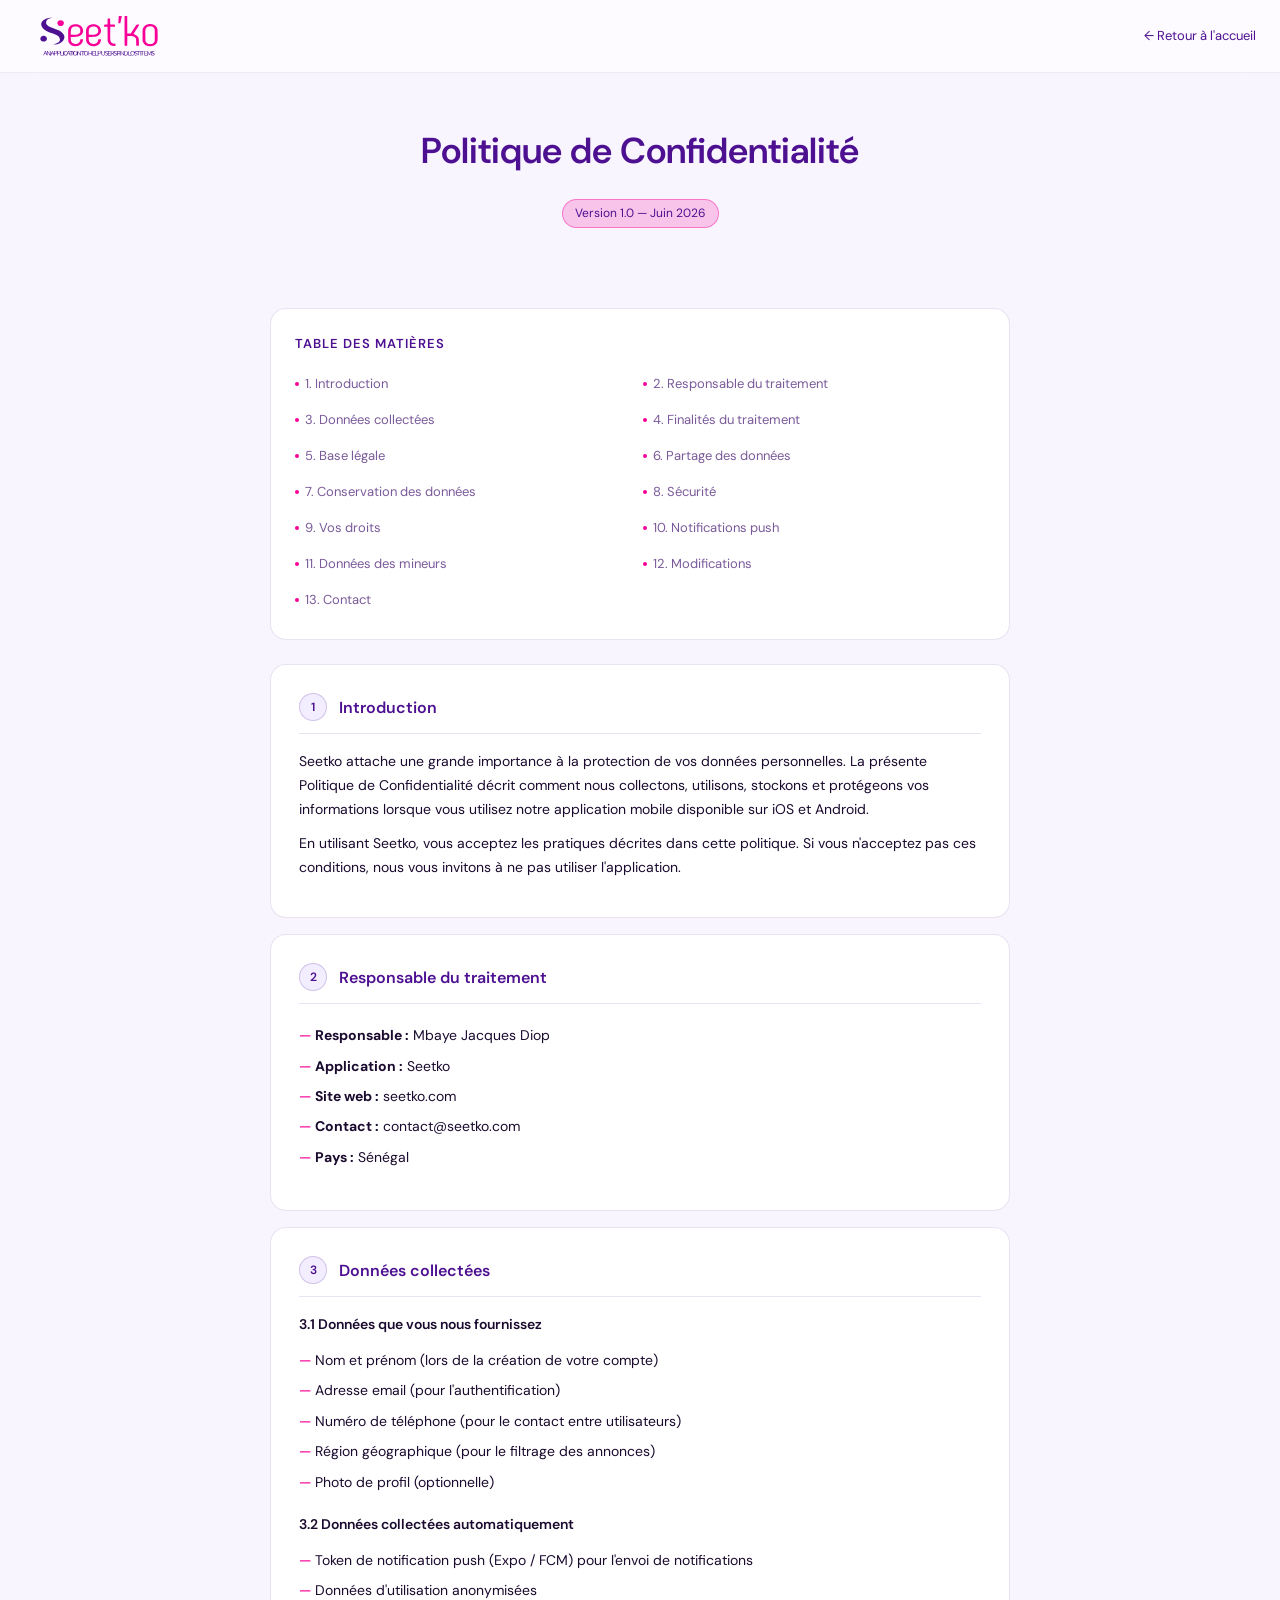
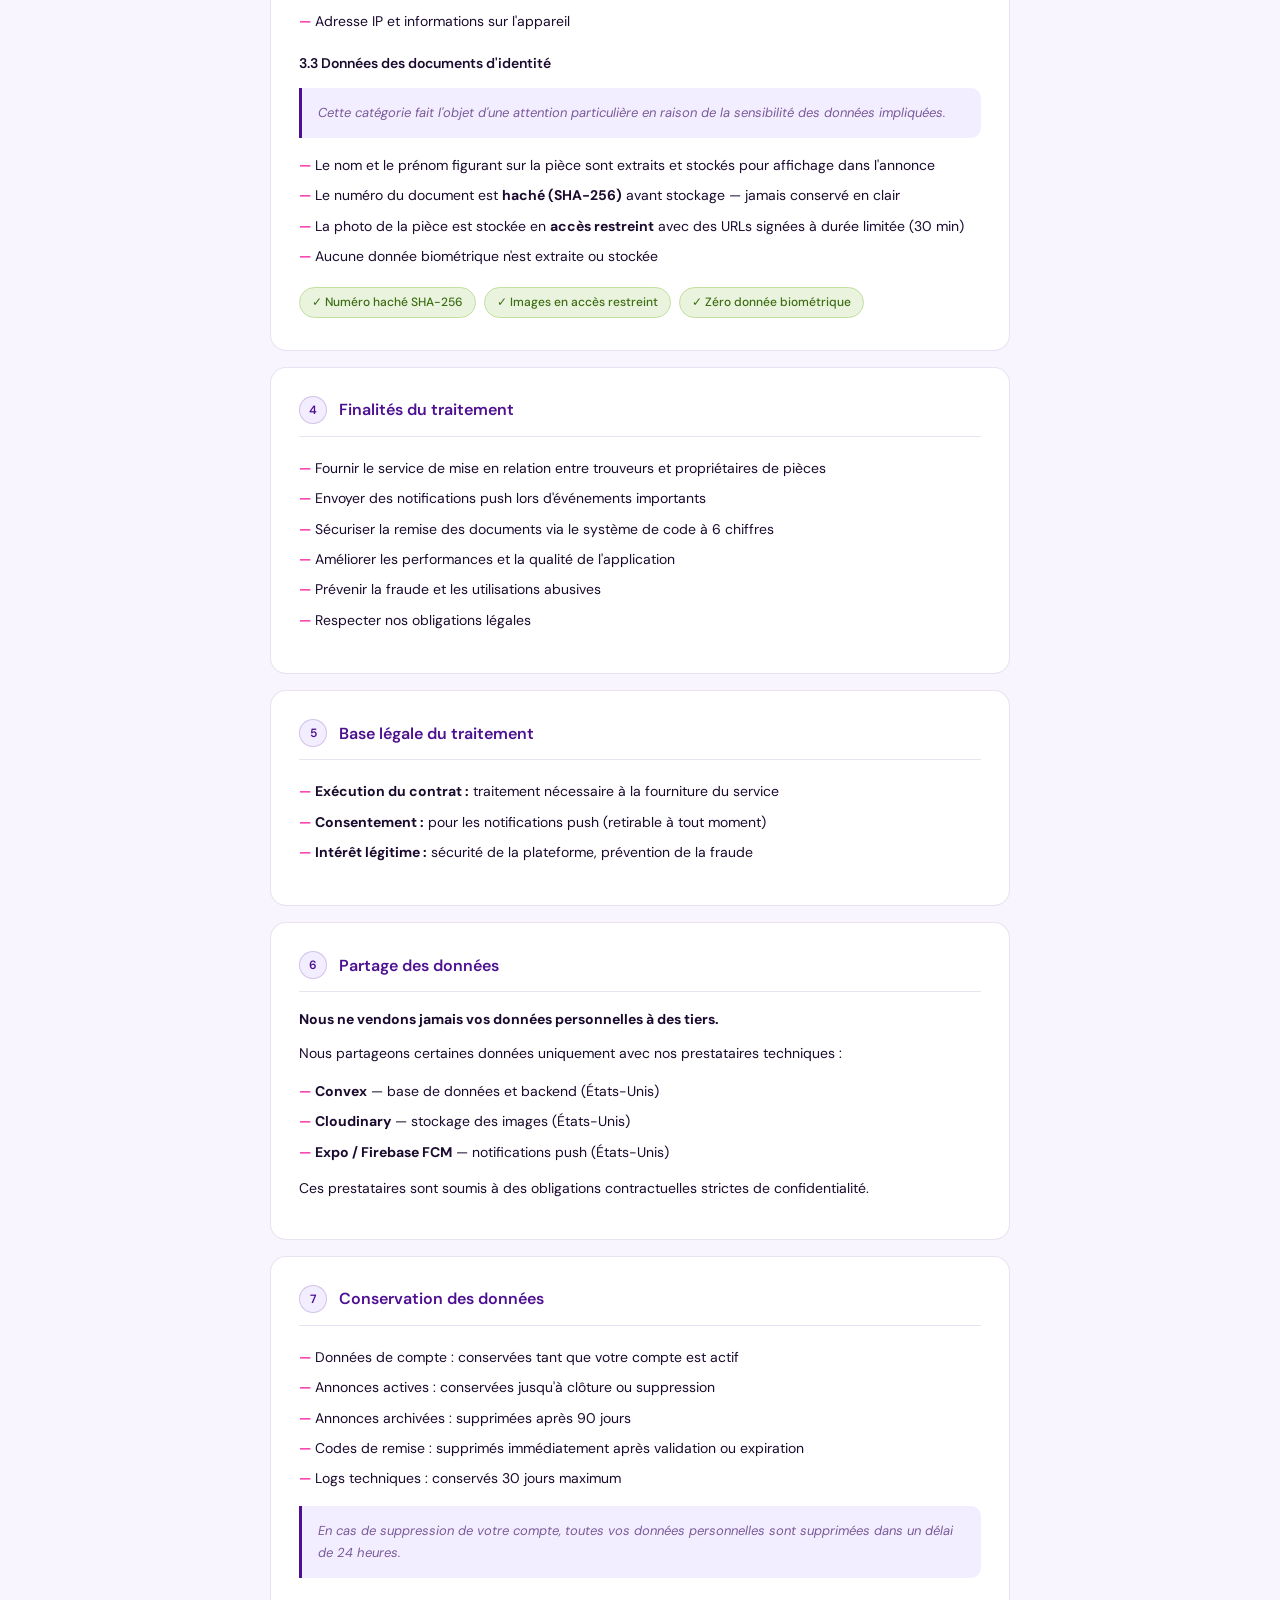
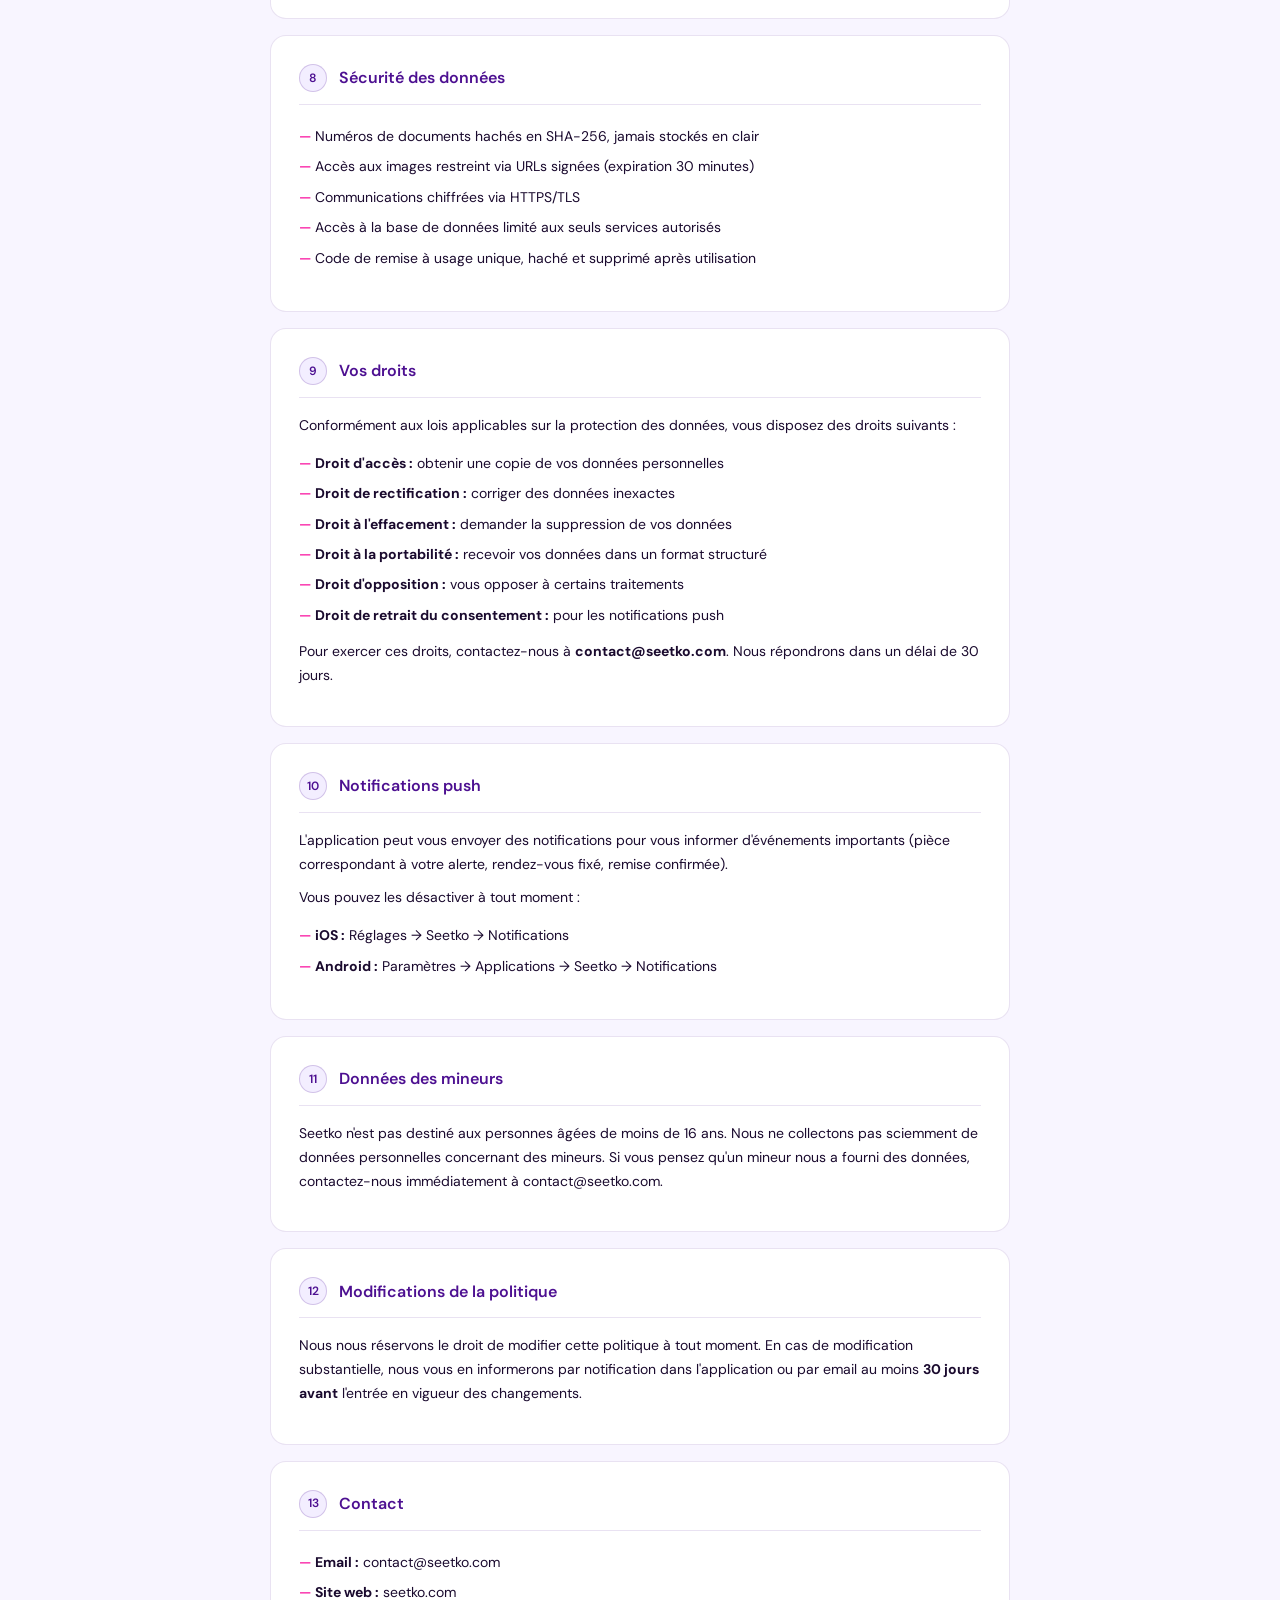
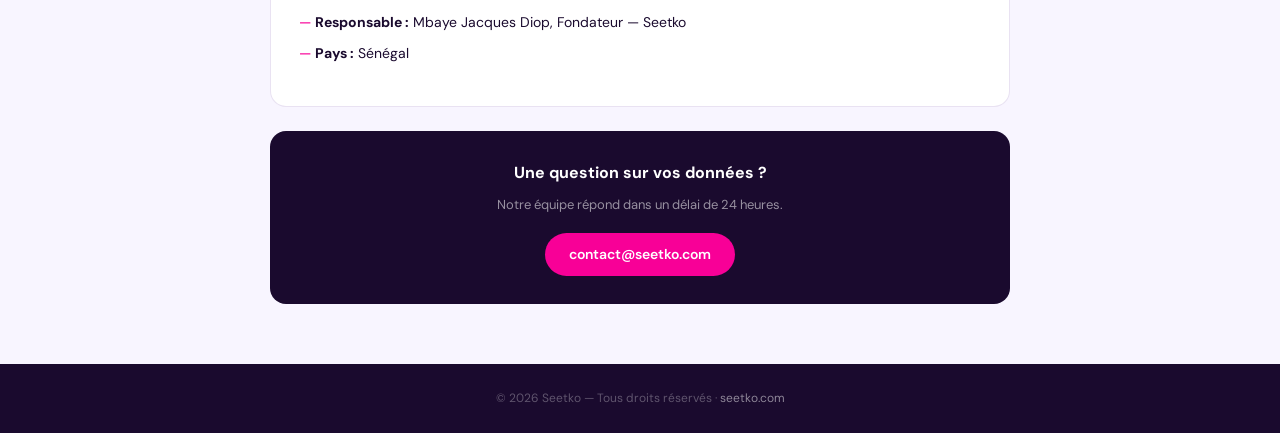
<file: privacy-policy.html>
<!doctype html>
<html lang="fr">
  <head>
    <meta charset="UTF-8" />
    <meta name="viewport" content="width=device-width, initial-scale=1.0" />
    <title>Politique de Confidentialité — Seetko</title>
    <link
      href="https://fonts.googleapis.com/css2?family=DM+Sans:wght@300;400;500;600&display=swap"
      rel="stylesheet"
    />
    <style>
      *,
      *::before,
      *::after {
        box-sizing: border-box;
        margin: 0;
        padding: 0;
      }
      :root {
        --violet: #4d1091;
        --violet-light: #6b20c4;
        --violet-pale: #f3eeff;
        --pink: #f80097;
        --dark: #1a0a2e;
        --text: #1a0a2e;
        --muted: #7a5a9a;
        --border: rgba(77, 16, 145, 0.12);
        --white: #ffffff;
      }
      body {
        font-family: 'DM Sans', sans-serif;
        background: #f8f5ff;
        color: var(--text);
        line-height: 1.7;
      }
      /* NAV */
      nav {
        background: rgba(254, 252, 255, 0.85);
        backdrop-filter: blur(16px);
        border-bottom: 1px solid rgba(74, 30, 138, 0.08);
        position: fixed;
        top: 0;
        left: 0;
        right: 0;
        z-index: 100;
        padding: 16px 24px;
        display: flex;
        align-items: center;
        justify-content: space-between;
      }
      .nav-logo {
        font-size: 22px;
        font-weight: 700;
        color: white;
        text-decoration: none;
      }
      .nav-logo span {
        color: var(--pink);
      }
      .nav-back {
        font-size: 13px;
        color: var(--violet);
        text-decoration: none;
      }
      .nav-back:hover {
        color: var(--violet);
      }

      /* HERO */
      .hero {
        padding: 120px 24px 48px;
        text-align: center;
      }
      .hero h1 {
        font-size: clamp(24px, 4vw, 36px);
        font-weight: 600;
        color: var(--violet);
        margin-bottom: 8px;
      }
      .hero-meta {
        font-size: 13px;
        color: rgba(255, 255, 255, 0.5);
      }
      .hero-meta span {
        display: inline-block;
        background: rgba(248, 0, 151, 0.2);
        border: 0.5px solid rgba(248, 0, 151, 0.4);
        color: var(--violet);
        padding: 3px 12px;
        border-radius: 100px;
        margin-top: 10px;
        font-size: 12px;
      }

      /* CONTENT */
      .container {
        max-width: 780px;
        margin: 0 auto;
        padding: 0 20px 60px;
      }

      /* TOC */
      .toc {
        background: white;
        border-radius: 16px;
        border: 0.5px solid var(--border);
        padding: 24px;
        margin: 32px 0 24px;
      }
      .toc-title {
        font-size: 13px;
        font-weight: 600;
        color: var(--violet);
        text-transform: uppercase;
        letter-spacing: 1px;
        margin-bottom: 14px;
      }
      .toc-list {
        list-style: none;
        display: grid;
        grid-template-columns: repeat(auto-fill, minmax(280px, 1fr));
        gap: 6px;
      }
      .toc-list li a {
        font-size: 13px;
        color: var(--muted);
        text-decoration: none;
        display: flex;
        align-items: center;
        gap: 6px;
        padding: 4px 0;
        transition: color 0.15s;
      }
      .toc-list li a:hover {
        color: var(--violet);
      }
      .toc-list li a::before {
        content: '';
        width: 4px;
        height: 4px;
        border-radius: 50%;
        background: var(--pink);
        flex-shrink: 0;
      }

      /* SECTIONS */
      .section {
        background: white;
        border-radius: 16px;
        border: 0.5px solid var(--border);
        padding: 28px;
        margin-bottom: 16px;
      }
      .section-header {
        display: flex;
        align-items: center;
        gap: 12px;
        margin-bottom: 16px;
        padding-bottom: 12px;
        border-bottom: 0.5px solid var(--border);
      }
      .section-num {
        width: 28px;
        height: 28px;
        border-radius: 50%;
        background: var(--violet-pale);
        border: 0.5px solid rgba(77, 16, 145, 0.2);
        display: flex;
        align-items: center;
        justify-content: center;
        font-size: 12px;
        font-weight: 600;
        color: var(--violet);
        flex-shrink: 0;
      }
      .section h2 {
        font-size: 16px;
        font-weight: 600;
        color: var(--violet);
      }
      .section h3 {
        font-size: 14px;
        font-weight: 600;
        color: var(--text);
        margin: 16px 0 8px;
      }
      .section p {
        font-size: 14px;
        color: var(--text);
        margin-bottom: 10px;
        line-height: 1.7;
      }
      .section ul {
        list-style: none;
        margin-bottom: 10px;
      }
      .section ul li {
        font-size: 14px;
        color: var(--text);
        padding: 4px 0 4px 16px;
        position: relative;
        line-height: 1.6;
      }
      .section ul li::before {
        content: '—';
        position: absolute;
        left: 0;
        color: var(--pink);
        font-weight: 500;
      }
      .highlight-box {
        background: var(--violet-pale);
        border-left: 3px solid var(--violet);
        border-radius: 0 10px 10px 0;
        padding: 14px 16px;
        margin: 12px 0;
      }
      .highlight-box p {
        font-size: 13px;
        color: var(--muted);
        margin: 0;
        font-style: italic;
      }
      .security-badge {
        display: inline-flex;
        align-items: center;
        gap: 6px;
        background: #eaf3de;
        border: 0.5px solid #c3dfa0;
        border-radius: 100px;
        padding: 4px 12px;
        font-size: 12px;
        font-weight: 500;
        color: #3b6d11;
        margin: 4px 4px 4px 0;
      }

      /* CONTACT BOX */
      .contact-box {
        background: var(--dark);
        border-radius: 16px;
        padding: 28px;
        margin-top: 24px;
        text-align: center;
      }
      .contact-box h3 {
        color: white;
        font-size: 16px;
        margin-bottom: 8px;
      }
      .contact-box p {
        color: rgba(255, 255, 255, 0.55);
        font-size: 13px;
        margin-bottom: 16px;
      }
      .contact-email {
        display: inline-block;
        background: var(--pink);
        color: white;
        padding: 10px 24px;
        border-radius: 100px;
        font-size: 14px;
        font-weight: 600;
        text-decoration: none;
      }

      /* FOOTER */
      footer {
        background: var(--dark);
        padding: 24px;
        text-align: center;
        font-size: 12px;
        color: rgba(255, 255, 255, 0.3);
      }
      footer a {
        color: rgba(255, 255, 255, 0.5);
        text-decoration: none;
      }

      @media (max-width: 600px) {
        .section {
          padding: 20px 16px;
        }
        .toc {
          padding: 16px;
        }
      }
    </style>
  </head>
  <body>
    <nav>
      <svg
        width="150"
        height="40"
        viewBox="0 0 176 60"
        fill="none"
        xmlns="http://www.w3.org/2000/svg"
      >
        <path
          d="M117.825 0.176893C117.682 0.391121 117.127 7.69273 117.107 9.58508V10.8883H118.544C119.858 10.8883 119.981 10.8526 120.084 10.4777C120.556 8.6032 122.219 0.284007 122.116 0.15904C121.973 -0.07304 117.99 -0.0373354 117.825 0.176893Z"
          fill="#F80097"
        />
        <path
          d="M126.469 0.266251C126.408 0.426922 126.346 10.4242 126.346 22.4924C126.346 41.0767 126.387 44.433 126.633 44.6115C126.818 44.7543 127.557 44.8079 128.645 44.7722L130.35 44.7186L130.452 37.3099L130.555 29.9012L134.148 29.919C138.234 29.919 139.507 30.1511 140.964 31.1151C142.053 31.8471 143.079 33.0075 143.408 33.8822C143.572 34.3107 143.716 36.3637 143.777 39.6307L143.9 44.7186L145.789 44.7722C147.658 44.8257 147.678 44.8079 147.822 44.3794C147.883 44.1295 147.904 41.7373 147.863 39.0594C147.781 34.5785 147.74 34.0965 147.309 33.0253C146.179 30.2046 144.044 28.2944 140.841 27.2233C140.328 27.0448 139.897 26.8841 139.897 26.8663C139.897 26.8306 141.847 23.7421 144.229 19.9931C146.98 15.6728 148.499 13.1199 148.376 13.0128C148.274 12.9236 147.268 12.87 146.138 12.8879L144.106 12.9414L139.897 19.6718L135.688 26.4199H133.08H130.452L130.411 13.2449L130.35 0.0877266L128.481 0.0341682C126.9 -0.00153732 126.572 0.0341682 126.469 0.266251Z"
          fill="#F80097"
        />
        <path
          d="M13.1148 3.03335C9.56286 3.69389 6.8527 4.69361 4.92274 6.06825C0.30316 9.38879 0.15944 14.3339 4.55318 19.2611C6.66792 21.6355 9.62445 23.2779 14.9626 24.9739C23.011 27.5625 25.0641 28.4551 26.8504 30.1868C29.1088 32.3648 30.0122 35.4354 29.0267 37.4527C28.0823 39.345 24.7767 41.2374 20.7115 42.2014L18.8636 42.6477H20.6293C27.1173 42.7013 32.4965 40.1841 34.8576 35.9888C37.1777 31.8828 36.5207 28.3658 32.7634 24.956C30.1559 22.5995 27.0146 20.9393 21.4301 19.0112C15.6812 17.0296 12.581 15.5121 10.61 13.6912C9.02904 12.2452 8.63894 11.4418 8.63894 9.71013C8.63894 8.10342 9.1317 6.8716 10.2609 5.72905C11.3902 4.5508 13.8745 3.4618 16.6052 2.94408L17.837 2.71201L16.3998 2.69415C15.6196 2.69415 14.1414 2.85482 13.1148 3.03335Z"
          fill="#4D1091"
        />
        <path
          d="M100.99 3.96159C100.928 4.08656 100.866 6.12173 100.846 8.47824L100.784 12.7628L98.2178 12.8521L95.6514 12.9413V14.4588V15.9762L98.2178 16.0655L100.784 16.1548L100.887 26.7769L100.99 37.3991L101.564 38.863C103.043 42.6655 105.999 44.6471 110.639 44.9328C112.734 45.0577 112.836 44.9863 112.754 43.094L112.692 41.7015L110.824 41.4873C107.909 41.1838 106.82 40.5054 105.712 38.3095C104.911 36.7564 104.767 34.3285 104.829 24.7239L104.891 16.1548L108.381 16.0655L111.871 15.9762L111.933 14.8158C112.056 12.7271 112.282 12.8699 108.319 12.8164L104.891 12.7628L104.788 8.29972L104.685 3.83663L102.878 3.78307C101.564 3.74737 101.051 3.80093 100.99 3.96159Z"
          fill="#F80097"
        />
        <path
          d="M28.1849 6.92516C25.0846 8.33549 24.4892 11.7988 27.0146 13.8519C29.0883 15.5657 31.9216 15.53 33.9337 13.7805C37.0545 11.049 34.8782 6.44314 30.4434 6.42529C29.5605 6.42529 29.0062 6.55026 28.1849 6.92516Z"
          fill="#F80097"
        />
        <path
          d="M50.9748 12.3166C46.3963 12.9414 43.1113 15.6014 42.0642 19.5468C41.7972 20.5644 41.7562 22.0818 41.7972 29.3299C41.8588 37.8097 41.8588 37.9526 42.3311 39.0951C43.2139 41.2374 44.918 43.0583 47.0122 44.1116C49.168 45.1828 52.8842 45.6291 55.5533 45.1471C59.1874 44.4865 62.2261 42.0229 63.3964 38.7559C63.9302 37.2385 64.2176 35.3818 63.9712 35.0248C63.8481 34.8641 63.2937 34.8106 61.9592 34.8463L60.1524 34.8998L59.8649 36.328C59.5364 38.1489 58.8384 39.3808 57.6065 40.3805C56.1693 41.5409 54.6294 42.0051 52.5352 41.9158C50.4205 41.8087 49.0449 41.3088 47.813 40.1484C46.191 38.631 45.6777 37.0064 45.6572 33.2395V31.4186H49.7224C55.9434 31.4008 58.243 30.883 60.6862 28.955C62.7804 27.259 63.8481 25.3131 64.0739 22.7602C64.464 18.0472 61.4869 14.0126 56.6415 12.6915C55.1427 12.2809 52.5147 12.1202 50.9748 12.3166ZM56.1693 16.2084C57.4217 16.6904 58.7152 17.833 59.3927 19.0826C59.8649 19.9574 59.9265 20.2966 59.9265 21.9569C59.9265 24.117 59.5775 25.0096 58.3046 26.1165C56.5388 27.6518 54.4446 28.0802 49.0449 27.991L45.7598 27.9374L45.6982 25.5273C45.6161 22.6531 45.9241 20.1538 46.4784 19.0291C47.0328 17.8865 48.3468 16.7083 49.6197 16.2441C51.5702 15.4943 54.3214 15.4943 56.1693 16.2084Z"
          fill="#F80097"
        />
        <path
          d="M77.8711 12.3165C74.196 12.8164 71.5269 14.4945 69.8638 17.3509C68.673 19.4039 68.632 19.8859 68.6936 29.3298C68.7551 37.8097 68.7551 37.9525 69.2274 39.0951C70.8288 43.0226 74.7503 45.3434 79.76 45.3434C83.0656 45.3434 85.4267 44.54 87.562 42.6834C89.4509 41.0588 90.4159 39.2736 90.847 36.7028C91.155 34.7926 91.1345 34.7926 88.9171 34.8462L87.0487 34.8998L86.7818 36.3279C86.4328 38.1489 85.7347 39.3807 84.5028 40.3804C83.0656 41.5408 81.5257 42.005 79.4315 41.9157C77.3373 41.8086 75.9412 41.3088 74.7503 40.1841C73.1078 38.6488 72.574 36.9706 72.5535 33.2395V31.4185H76.6187C83.1682 31.4007 85.3651 30.8651 87.9315 28.6157C90.0052 26.7948 91.0318 24.6347 91.0318 22.0461C91.0113 17.4759 87.9315 13.7447 83.2298 12.6022C81.7721 12.263 79.3289 12.1202 77.8711 12.3165ZM82.7576 16.1012C84.1332 16.5475 85.5704 17.7436 86.2685 19.0647C86.7613 19.9573 86.8228 20.2965 86.8228 21.9568C86.8228 24.1169 86.4738 25.0096 85.2009 26.1164C83.4352 27.6517 81.3409 28.0802 75.9412 27.9909L72.6561 27.9373L72.5945 25.5273C72.4713 21.0463 73.0052 18.9398 74.6271 17.4044C76.4134 15.7263 79.8832 15.1729 82.7576 16.1012Z"
          fill="#F80097"
        />
        <path
          d="M161.865 12.4237C157.903 13.1556 154.885 15.7085 153.714 19.279C153.386 20.3323 153.345 21.2249 153.345 28.9192V37.3991L153.899 38.8273C155.542 43.0583 159.361 45.397 164.637 45.397C169.708 45.397 173.486 43.1833 175.19 39.2201C175.929 37.4705 176.073 35.1854 175.971 27.4375C175.868 19.5468 175.827 19.1897 174.533 17.0474C173.671 15.6192 171.7 13.9233 170.057 13.227C167.635 12.1916 164.617 11.906 161.865 12.4237ZM167.347 15.9049C168.908 16.4226 170.283 17.5651 171.022 18.9755L171.618 20.0823V28.83V37.5776L171.084 38.5774C170.304 40.0056 169.277 40.916 167.778 41.523C166.67 41.9515 166.239 42.0229 164.637 42.0229C163.036 42.0229 162.605 41.9515 161.496 41.523C159.997 40.916 158.97 40.0056 158.19 38.5774L157.656 37.5776L157.595 29.187C157.533 20.9749 157.554 20.7786 157.985 19.5825C158.478 18.2614 159.751 16.8153 160.921 16.2976C162.81 15.4407 165.397 15.28 167.347 15.9049Z"
          fill="#F80097"
        />
        <path
          d="M3.50606 29.8833C1.69929 30.4545 0.611118 31.49 0.159425 33.0253C-0.887681 36.5779 3.42393 39.5592 7.22225 37.9168C10.1993 36.6315 10.9179 33.1503 8.63893 31.0972C7.30438 29.8654 5.12804 29.3656 3.50606 29.8833Z"
          fill="#4D1091"
        />
        <path
          d="M111.953 52.6272C111.645 52.6629 111.194 52.8771 110.947 53.1092L110.496 53.5376L109.88 53.1449C109.305 52.77 108.997 52.7521 105.383 52.6986C101.955 52.645 101.503 52.6629 101.503 52.9128C101.503 53.252 101.339 53.2699 100.682 52.9307C100.394 52.7878 99.7371 52.6807 99.2033 52.6629C98.4026 52.6629 98.0946 52.77 97.4992 53.2163L96.7806 53.7697V53.2163C96.7806 52.7878 96.6985 52.6629 96.37 52.6629C95.9799 52.6629 95.9594 52.7878 95.9594 54.9837C95.9594 58.0543 95.6924 58.5542 94.0294 58.5542C92.7564 58.5542 92.5717 58.1436 92.5101 55.2336L92.4485 52.6629H91.9147H91.4014L91.4835 55.1265C91.5451 57.1795 91.6067 57.6794 91.9762 58.1971C92.4485 58.9291 93.6188 59.3397 94.7069 59.1968C96.1647 59.0005 96.7806 58.0186 96.8011 55.8406C96.8011 54.6266 96.8422 54.4481 97.027 54.8587C97.1707 55.2336 97.6224 55.5371 98.8338 56.0548C100.394 56.7332 100.682 56.9831 100.682 57.6615C100.682 58.5006 98.8543 58.8398 97.6635 58.215C97.1297 57.9293 96.9654 57.9115 96.8011 58.09C96.5137 58.3756 96.8011 58.6077 97.8688 59.0005C98.957 59.3932 99.8603 59.3397 100.743 58.8219C101.482 58.3756 101.503 58.3756 101.503 58.7327C101.503 59.0719 101.626 59.0897 104.069 59.0897H106.636V57.7508V56.4119H107.313C107.95 56.4119 108.052 56.5011 108.874 57.7508C109.715 59.054 109.777 59.0897 110.496 59.0897C110.906 59.0719 111.728 59.1076 112.282 59.179C113.616 59.3218 114.52 58.8755 114.828 57.9293C115.177 56.8046 114.664 56.1798 112.898 55.5193C111.625 55.0372 111.153 54.6802 111.153 54.1803C111.153 53.3948 112.549 52.9842 113.616 53.4662C114.232 53.734 114.643 53.6983 114.643 53.377C114.643 52.9842 112.939 52.5201 111.953 52.6272ZM100.209 53.4662C100.764 53.6626 101.01 53.6805 101.215 53.5376C101.462 53.3591 101.503 53.5912 101.503 54.8766C101.503 56.2512 101.339 56.7154 101.01 56.2512C100.949 56.1619 100.353 55.8763 99.7166 55.6085C98.2384 55.0194 97.8072 54.6802 97.8072 54.1803C97.8072 53.734 98.1152 53.4662 98.7311 53.3234C99.4086 53.1806 99.4292 53.1806 100.209 53.4662ZM105.609 55.9656V58.5542H103.967H102.324V57.3045V56.0548H103.782C105.055 56.0548 105.219 56.0191 105.157 55.7335C105.096 55.4835 104.829 55.4121 103.7 55.3764L102.324 55.3229V54.3589V53.377H103.967H105.609V55.9656ZM109.305 53.734C109.531 53.9304 109.715 54.2874 109.715 54.5374C109.715 55.305 109.038 55.6978 107.765 55.6978H106.636V54.5374V53.377H107.765C108.627 53.377 108.997 53.4662 109.305 53.734ZM110.906 55.3764C111.05 55.5014 111.769 55.8763 112.549 56.2333C113.76 56.7868 113.924 56.9296 113.986 57.4295C114.109 58.447 112.508 58.9112 111.091 58.2507C110.721 58.09 110.331 57.965 110.229 57.9829C110.106 58.0007 109.757 57.608 109.449 57.126C108.997 56.4476 108.935 56.2333 109.182 56.2333C109.346 56.2333 109.695 56.0013 109.962 55.7156C110.496 55.1086 110.578 55.0908 110.906 55.3764Z"
          fill="#4D1091"
        />
        <path
          d="M137.474 52.6807C136.057 52.9307 135.174 54.1803 135.174 55.912C135.174 56.6975 135.298 57.2688 135.585 57.7508C135.811 58.1435 135.996 58.4827 135.996 58.5006C135.996 58.5363 135.298 58.5541 134.456 58.5541H132.916V55.6085C132.916 52.7878 132.895 52.6629 132.505 52.6629C132.115 52.6629 132.095 52.7878 132.095 55.8763V59.0897H134.148C135.77 59.0897 136.201 59.0362 136.201 58.8398C136.201 58.6434 136.365 58.6613 136.981 58.9469C138.09 59.4468 139.322 59.3039 140.225 58.5363C141.026 57.8579 141.334 57.1617 141.375 56.0013L141.395 55.1622L141.929 55.5014C142.217 55.6799 142.935 56.0013 143.51 56.2155C144.968 56.7689 145.481 57.7329 144.578 58.2685C143.941 58.6613 142.812 58.6256 142.011 58.215C141.478 57.9293 141.334 57.9115 141.129 58.1078C140.964 58.2864 141.026 58.4292 141.457 58.7148C143.1 59.8395 145.851 59.0897 145.851 57.483C145.851 56.5725 145.481 56.2333 143.818 55.5192C142.73 55.0729 142.319 54.7873 142.217 54.466C141.929 53.5019 143.202 52.9485 144.496 53.4662C145.071 53.6983 145.317 53.734 145.502 53.5733C145.625 53.4662 146.036 53.377 146.405 53.377H147.083V56.2333C147.083 58.9648 147.103 59.0897 147.493 59.0897C147.883 59.0897 147.904 58.9648 147.904 56.2333V53.377H149.033C150.019 53.377 150.162 53.3413 150.162 53.0199C150.162 52.6807 150.019 52.6629 146.323 52.6629C142.217 52.6807 142.135 52.6986 141.457 53.5912L141.088 54.0911L140.677 53.6447C139.958 52.8414 138.665 52.4486 137.474 52.6807ZM139.609 53.7519C140.061 54.1268 140.513 55.305 140.513 56.1262C140.513 57.8936 138.521 59.1611 137.084 58.2864C136.427 57.8758 135.934 56.4119 136.098 55.3407C136.386 53.4662 138.234 52.6272 139.609 53.7519Z"
          fill="#4D1091"
        />
        <path
          d="M6.95536 52.8771C5.86719 55.5728 4.59424 58.8041 4.59424 58.9291C4.59424 59.0183 4.77902 59.0897 5.00487 59.0897C5.31284 59.0897 5.47709 58.8755 5.72347 58.1079L6.05197 57.126H7.44811H8.84426L9.15223 58.0543C9.41914 58.9291 9.50126 59.0005 10.1172 59.054L10.7742 59.1076L10.7126 56.4297C10.6716 54.948 10.6716 53.734 10.6716 53.734C10.6921 53.734 11.4723 54.9301 12.4167 56.4119L14.1414 59.0897H15.1064H16.0713L16.4204 58.1079L16.7899 57.126H18.145H19.5001L19.8697 58.1079C20.1982 59.0005 20.2803 59.0897 20.8346 59.0897H21.4301V57.8401V56.5904H22.3129C23.4421 56.5904 24.4687 56.3226 25.0025 55.8942L25.4337 55.5371L25.3721 57.3224L25.29 59.0897H25.8238C26.3576 59.0897 26.3576 59.0719 26.3576 57.8401V56.5904H27.2405C28.4724 56.5904 29.5811 56.2869 29.9506 55.8228C30.2381 55.4657 30.2586 55.5728 30.2586 57.2688V59.0897H32.6197H34.9808V58.0543C35.0014 57.0546 35.0014 57.0546 35.2683 57.5723C35.8842 58.7862 37.1572 59.3575 38.9023 59.179L40.0521 59.054L40.4011 58.09L40.7502 57.126H42.1463H43.5425L43.8299 58.0543C44.0763 58.8755 44.1995 59.0005 44.6717 59.054L45.2466 59.1076L43.9531 55.8942C42.7623 52.8414 42.6596 52.6629 42.1669 52.6629C41.6741 52.6629 41.592 52.8236 40.6475 55.2872C39.6004 58.1257 39.2719 58.5542 38.1632 58.5542C36.1717 58.5542 35.0424 55.555 36.4386 54.0197C37.0545 53.3413 38.2453 53.0735 39.0871 53.4484C39.7441 53.7162 40.1137 53.6983 40.1137 53.377C40.1137 53.0735 38.9023 52.6629 38.0195 52.6629C36.8492 52.6629 35.9663 53.1628 35.4325 54.1089L34.9808 54.8944V53.7697C34.9808 52.7879 34.9398 52.6629 34.5702 52.6629C34.2006 52.6629 34.1596 52.8057 34.1185 55.555L34.0569 58.4649H32.6197H31.1825L31.1209 55.555C31.0799 52.8057 31.0388 52.6629 30.6692 52.6629C30.3612 52.6629 30.2586 52.7879 30.2586 53.1092V53.5734L29.6426 53.1628C29.1294 52.8414 28.6777 52.7521 27.1583 52.6986L25.2694 52.6093L25.3721 53.0735L25.4748 53.5377L24.8793 53.1628C24.4071 52.8771 23.8528 52.77 22.4361 52.6986L20.6088 52.6093L20.5883 55.0015L20.5677 57.3938L19.6438 55.0194C18.761 52.7521 18.6994 52.645 18.2066 52.6986C17.7139 52.7521 17.5907 53.0021 16.523 55.6621L15.3733 58.5542L15.3117 55.6085L15.2706 52.6629H14.7163H14.1824L14.3056 55.3764C14.4288 58.0186 14.4288 58.0722 14.0798 57.5723C13.8745 57.2688 13.0737 56.0548 12.2935 54.8587C11.1233 53.0735 10.7742 52.6629 10.4046 52.6629C9.93242 52.6629 9.93242 52.6986 9.91189 55.0194L9.89136 57.3938L8.96744 55.0194C8.12565 52.8593 8.00246 52.6629 7.55077 52.6629C7.26333 52.6629 6.99642 52.77 6.95536 52.8771ZM8.023 54.8587C8.26937 55.555 8.49522 56.2512 8.49522 56.3583C8.49522 56.519 8.14618 56.5904 7.46865 56.5904C6.81164 56.5904 6.44207 56.519 6.44207 56.3762C6.44207 56.0191 7.34546 53.3948 7.44811 53.4841C7.48918 53.5198 7.75609 54.1446 8.023 54.8587ZM18.6994 54.8587C18.9457 55.555 19.1716 56.2512 19.1716 56.3583C19.1716 56.6083 17.1184 56.6975 17.1184 56.4476C17.0979 56.1619 18.0424 53.3948 18.1245 53.4841C18.1655 53.5198 18.4325 54.1446 18.6994 54.8587ZM24.1607 53.5912C24.3455 53.7162 24.5714 54.0732 24.633 54.3946C24.7356 54.8587 24.6535 55.0551 24.2429 55.4121C23.7912 55.8049 23.5243 55.8763 22.5593 55.8763H21.4301V54.6266V53.377H22.6209C23.2779 53.377 23.976 53.4841 24.1607 53.5912ZM29.0678 53.6805C29.2936 53.859 29.4373 54.216 29.4373 54.6445C29.4373 55.5371 28.883 55.8763 27.4458 55.8763H26.3576V54.6266V53.377H27.5279C28.3081 53.377 28.8009 53.4662 29.0678 53.6805ZM42.7417 55.0194C42.9881 55.7692 43.1934 56.4297 43.1934 56.4833C43.1934 56.5368 42.7417 56.5904 42.1669 56.5904C41.5098 56.5904 41.1403 56.519 41.1403 56.3762C41.1403 55.9299 42.0642 53.3948 42.1874 53.5198C42.249 53.5912 42.4954 54.2517 42.7417 55.0194Z"
          fill="#4D1091"
        />
        <path
          d="M43.3987 53.02C43.3987 53.3413 43.5424 53.377 44.5279 53.377H45.6571V56.2334V59.0898H46.1704H46.6837V56.2334V53.377H47.6076H48.5316V56.2334C48.5316 58.9648 48.5521 59.0898 48.9422 59.0898C49.3117 59.0898 49.3528 58.9648 49.3528 57.9829V56.8761L49.825 57.6616C50.4204 58.6792 51.1391 59.1255 52.3709 59.2147C53.5618 59.3219 54.5267 58.822 55.1222 57.8401L55.5123 57.2153V58.1615C55.5123 59.0541 55.5328 59.0898 56.0461 59.0898H56.6004L56.4978 56.4119L56.3746 53.7341L58.1403 56.4119C59.6186 58.6613 59.9676 59.0898 60.3782 59.0898H60.8504V55.8763C60.8504 52.7522 60.8299 52.6629 60.4193 52.6629C60.0292 52.6629 60.0087 52.7343 60.0702 55.3229C60.1113 56.7868 60.1113 57.9651 60.0702 57.9294C60.0292 57.8937 59.2285 56.7154 58.3045 55.3051C56.8468 53.1271 56.5183 52.7522 56.0666 52.6986C55.5328 52.6451 55.5123 52.6808 55.5123 53.502C55.4917 54.3589 55.4917 54.3589 55.1838 53.9126C54.6089 53.1271 53.8697 52.77 52.6173 52.6986C51.2006 52.6094 50.441 52.9843 49.8456 54.0376L49.4555 54.7159L49.3939 53.6805L49.3323 52.6629H46.3757C43.5424 52.6629 43.3987 52.6808 43.3987 53.02ZM53.3565 53.4127C54.1366 53.7162 54.691 54.7695 54.691 55.9656C54.691 57.5545 53.8492 58.5542 52.5352 58.5542C51.1801 58.5542 50.3794 57.5188 50.3794 55.7871C50.3794 54.5553 50.8105 53.7876 51.6729 53.4663C52.4941 53.1449 52.6994 53.1449 53.3565 53.4127Z"
          fill="#4D1091"
        />
        <path
          d="M61.0558 53.02C61.0558 53.3413 61.1995 53.377 62.185 53.377H63.3142V56.2334V59.0898H63.8275H64.3408V56.2334V53.377H65.3469H66.3734L65.9423 54.1982C65.3879 55.2872 65.4701 57.2331 66.1065 57.9651C66.7635 58.7327 67.5027 59.1255 68.4677 59.2147C70.4181 59.3754 71.7938 57.9829 71.7938 55.8049C71.7938 54.466 71.3626 53.6805 70.295 53.0735C69.4737 52.5736 67.7491 52.5201 67.051 52.9485C66.6403 53.1985 66.5993 53.1985 66.5993 52.9485C66.5993 52.6986 66.2092 52.6629 63.8275 52.6629C61.1995 52.6629 61.0558 52.6808 61.0558 53.02ZM70.0486 53.7876C70.952 54.5196 71.1573 56.7154 70.3976 57.7151C69.7201 58.6256 68.2007 58.822 67.3795 58.1079C66.2708 57.1438 66.1476 54.948 67.1331 53.9126C67.9133 53.1092 69.1452 53.0557 70.0486 53.7876Z"
          fill="#4D1091"
        />
        <path
          d="M72.3481 55.8763C72.3481 58.9648 72.3687 59.0897 72.7588 59.0897C73.1283 59.0897 73.1694 58.9648 73.1694 57.5723V56.037L74.9762 56.0905L76.7624 56.1441L76.824 57.608C76.8856 58.9469 76.9267 59.0897 77.2757 59.0897C77.6658 59.0897 77.6863 58.9469 77.6863 55.8763C77.6863 52.7878 77.6658 52.6629 77.2757 52.6629C76.9061 52.6629 76.8651 52.7878 76.8651 54.0018V55.3407H75.0172H73.1694V54.0018C73.1694 52.7878 73.1283 52.6629 72.7588 52.6629C72.3687 52.6629 72.3481 52.7878 72.3481 55.8763Z"
          fill="#4D1091"
        />
        <path
          d="M78.0969 55.8763V59.0897H82.6139H87.1308V57.8579V56.6439L88.4859 56.5368C89.5535 56.4654 89.9641 56.3583 90.3337 56.0191C90.9702 55.4835 91.2165 54.698 90.9907 53.9661C90.7238 53.0735 90.0257 52.7878 87.9315 52.6986L86.1042 52.6272V55.5907V58.5542H84.667H83.2298V55.6085V52.6629H80.6634H78.0969V55.8763ZM82.3675 55.912L82.3059 58.4649L80.6223 58.5184L78.9182 58.572V57.3045V56.0548H80.3554C81.6489 56.0548 81.7926 56.0191 81.7926 55.6978C81.7926 55.3764 81.6489 55.3407 80.3554 55.3407H78.9182V54.3588V53.377H80.6634H82.4291L82.3675 55.912ZM89.7999 53.734C90.0257 53.9304 90.2105 54.3231 90.2105 54.6266C90.2105 55.4835 89.5946 55.8763 88.26 55.8763H87.1308V54.6266V53.377H88.26C89.1223 53.377 89.4919 53.4662 89.7999 53.734Z"
          fill="#4D1091"
        />
        <path
          d="M115.259 55.8763V59.0897H115.772C116.285 59.0897 116.285 59.0719 116.285 57.6615V56.2333H117.723H119.16V57.6615C119.16 59.0719 119.16 59.0897 119.673 59.0897H120.186V55.8763V52.6629H117.723H115.259V55.8763ZM119.16 54.4838V55.6085L117.723 55.555L116.285 55.4835V54.4303V53.377H117.723H119.16V54.4838Z"
          fill="#4D1091"
        />
        <path
          d="M120.597 55.8584C120.597 59.0362 120.597 59.0897 121.028 59.0897C121.459 59.0897 121.459 59.054 121.377 56.4297L121.295 53.7876L123.04 56.4297C124.498 58.6434 124.868 59.0897 125.258 59.0897H125.73V55.8763C125.73 52.7521 125.71 52.6629 125.299 52.6629C124.888 52.6629 124.888 52.7343 124.95 55.3229C124.991 56.7868 124.991 57.965 124.95 57.9293C124.909 57.9115 124.129 56.7332 123.205 55.3229C121.911 53.377 121.398 52.7343 121.049 52.6986L120.597 52.645V55.8584Z"
          fill="#4D1091"
        />
        <path
          d="M126.141 55.8584V59.0897H127.639C129.508 59.0897 130.37 58.7327 131.027 57.6437C131.643 56.6261 131.602 54.7516 130.945 53.9661C130.124 53.0199 129.549 52.7878 127.783 52.6986L126.141 52.6093V55.8584ZM129.446 53.609C130.411 54.2517 130.822 55.6978 130.411 56.9296C130.062 57.965 129.323 58.447 128.05 58.447L127.065 58.4649L127.003 55.912L126.941 53.377H128.03C128.625 53.377 129.261 53.4841 129.446 53.609Z"
          fill="#4D1091"
        />
        <path
          d="M150.368 55.8763V59.0897H150.881H151.394V56.2334V53.377H152.318H153.242V56.2334C153.242 58.9648 153.263 59.0897 153.653 59.0897C154.043 59.0897 154.063 58.9648 154.063 56.2334V53.377H155.09H156.117V56.2334V59.0897H158.704H161.291L161.208 56.394L161.126 53.6983L161.537 54.6445C162.605 57.2153 163.221 58.4471 163.426 58.5006C163.549 58.5363 164.103 57.5009 164.699 56.1084L165.746 53.6448V56.3583C165.766 58.9648 165.787 59.0897 166.177 59.0897C166.403 59.0897 166.588 58.9648 166.588 58.822C166.588 58.6256 166.752 58.6256 167.471 58.9112C169.236 59.6253 170.879 59.1612 171.33 57.8401C171.556 57.1974 171.536 57.0546 171.187 56.6261C170.961 56.3583 170.16 55.8763 169.421 55.5728C167.388 54.7159 167.06 53.7697 168.62 53.3591C169.257 53.1985 169.503 53.2163 170.057 53.4484C170.694 53.734 171.105 53.6983 171.105 53.377C171.105 53.0557 169.893 52.6629 168.949 52.6629C167.717 52.6629 166.793 53.377 166.793 54.3053C166.793 55.0551 167.306 55.5014 168.785 56.1084C170.222 56.6797 170.489 56.8939 170.489 57.5009C170.489 58.4828 168.743 58.9112 167.532 58.215C167.183 58.0186 166.855 57.8936 166.752 57.9472C166.67 58.0008 166.588 56.8225 166.588 55.3408V52.645L166.033 52.6986C165.52 52.7522 165.417 52.9307 164.555 55.0194C164.042 56.2869 163.549 57.3045 163.487 57.3045C163.405 57.3045 162.933 56.2869 162.44 55.0194L161.516 52.7522L155.932 52.6986L150.368 52.6629V55.8763ZM160.387 55.912L160.326 58.4649L158.642 58.5185L156.938 58.572V57.3045V56.0548H158.375C159.669 56.0548 159.812 56.0191 159.812 55.6978C159.812 55.3765 159.669 55.3408 158.375 55.3408H156.938V54.3589V53.377H158.683H160.449L160.387 55.912Z"
          fill="#4D1091"
        />
      </svg>
      <a href="/" class="nav-back">← Retour à l'accueil</a>
    </nav>

    <div class="hero">
      <h1>Politique de Confidentialité</h1>
      <div class="hero-meta">
        <span>Version 1.0 — Juin 2026</span>
      </div>
    </div>

    <div class="container">
      <div class="toc">
        <div class="toc-title">Table des matières</div>
        <ul class="toc-list">
          <li><a href="#s1">1. Introduction</a></li>
          <li><a href="#s2">2. Responsable du traitement</a></li>
          <li><a href="#s3">3. Données collectées</a></li>
          <li><a href="#s4">4. Finalités du traitement</a></li>
          <li><a href="#s5">5. Base légale</a></li>
          <li><a href="#s6">6. Partage des données</a></li>
          <li><a href="#s7">7. Conservation des données</a></li>
          <li><a href="#s8">8. Sécurité</a></li>
          <li><a href="#s9">9. Vos droits</a></li>
          <li><a href="#s10">10. Notifications push</a></li>
          <li><a href="#s11">11. Données des mineurs</a></li>
          <li><a href="#s12">12. Modifications</a></li>
          <li><a href="#s13">13. Contact</a></li>
        </ul>
      </div>

      <div class="section" id="s1">
        <div class="section-header">
          <div class="section-num">1</div>
          <h2>Introduction</h2>
        </div>
        <p>
          Seetko attache une grande importance à la protection de vos données
          personnelles. La présente Politique de Confidentialité décrit comment
          nous collectons, utilisons, stockons et protégeons vos informations
          lorsque vous utilisez notre application mobile disponible sur iOS et
          Android.
        </p>
        <p>
          En utilisant Seetko, vous acceptez les pratiques décrites dans cette
          politique. Si vous n'acceptez pas ces conditions, nous vous invitons à
          ne pas utiliser l'application.
        </p>
      </div>

      <div class="section" id="s2">
        <div class="section-header">
          <div class="section-num">2</div>
          <h2>Responsable du traitement</h2>
        </div>
        <ul>
          <li><strong>Responsable :</strong> Mbaye Jacques Diop</li>
          <li><strong>Application :</strong> Seetko</li>
          <li><strong>Site web :</strong> seetko.com</li>
          <li><strong>Contact :</strong> contact@seetko.com</li>
          <li><strong>Pays :</strong> Sénégal</li>
        </ul>
      </div>

      <div class="section" id="s3">
        <div class="section-header">
          <div class="section-num">3</div>
          <h2>Données collectées</h2>
        </div>
        <h3>3.1 Données que vous nous fournissez</h3>
        <ul>
          <li>Nom et prénom (lors de la création de votre compte)</li>
          <li>Adresse email (pour l'authentification)</li>
          <li>Numéro de téléphone (pour le contact entre utilisateurs)</li>
          <li>Région géographique (pour le filtrage des annonces)</li>
          <li>Photo de profil (optionnelle)</li>
        </ul>
        <h3>3.2 Données collectées automatiquement</h3>
        <ul>
          <li>
            Token de notification push (Expo / FCM) pour l'envoi de
            notifications
          </li>
          <li>Données d'utilisation anonymisées</li>
          <li>Adresse IP et informations sur l'appareil</li>
        </ul>
        <h3>3.3 Données des documents d'identité</h3>
        <div class="highlight-box">
          <p>
            Cette catégorie fait l'objet d'une attention particulière en raison
            de la sensibilité des données impliquées.
          </p>
        </div>
        <ul>
          <li>
            Le nom et le prénom figurant sur la pièce sont extraits et stockés
            pour affichage dans l'annonce
          </li>
          <li>
            Le numéro du document est <strong>haché (SHA-256)</strong> avant
            stockage — jamais conservé en clair
          </li>
          <li>
            La photo de la pièce est stockée en
            <strong>accès restreint</strong> avec des URLs signées à durée
            limitée (30 min)
          </li>
          <li>Aucune donnée biométrique n'est extraite ou stockée</li>
        </ul>
        <div style="margin-top: 12px">
          <span class="security-badge">✓ Numéro haché SHA-256</span>
          <span class="security-badge">✓ Images en accès restreint</span>
          <span class="security-badge">✓ Zéro donnée biométrique</span>
        </div>
      </div>

      <div class="section" id="s4">
        <div class="section-header">
          <div class="section-num">4</div>
          <h2>Finalités du traitement</h2>
        </div>
        <ul>
          <li>
            Fournir le service de mise en relation entre trouveurs et
            propriétaires de pièces
          </li>
          <li>Envoyer des notifications push lors d'événements importants</li>
          <li>
            Sécuriser la remise des documents via le système de code à 6
            chiffres
          </li>
          <li>Améliorer les performances et la qualité de l'application</li>
          <li>Prévenir la fraude et les utilisations abusives</li>
          <li>Respecter nos obligations légales</li>
        </ul>
      </div>

      <div class="section" id="s5">
        <div class="section-header">
          <div class="section-num">5</div>
          <h2>Base légale du traitement</h2>
        </div>
        <ul>
          <li>
            <strong>Exécution du contrat :</strong> traitement nécessaire à la
            fourniture du service
          </li>
          <li>
            <strong>Consentement :</strong> pour les notifications push
            (retirable à tout moment)
          </li>
          <li>
            <strong>Intérêt légitime :</strong> sécurité de la plateforme,
            prévention de la fraude
          </li>
        </ul>
      </div>

      <div class="section" id="s6">
        <div class="section-header">
          <div class="section-num">6</div>
          <h2>Partage des données</h2>
        </div>
        <p>
          <strong
            >Nous ne vendons jamais vos données personnelles à des
            tiers.</strong
          >
        </p>
        <p>
          Nous partageons certaines données uniquement avec nos prestataires
          techniques :
        </p>
        <ul>
          <li>
            <strong>Convex</strong> — base de données et backend (États-Unis)
          </li>
          <li>
            <strong>Cloudinary</strong> — stockage des images (États-Unis)
          </li>
          <li>
            <strong>Expo / Firebase FCM</strong> — notifications push
            (États-Unis)
          </li>
        </ul>
        <p>
          Ces prestataires sont soumis à des obligations contractuelles strictes
          de confidentialité.
        </p>
      </div>

      <div class="section" id="s7">
        <div class="section-header">
          <div class="section-num">7</div>
          <h2>Conservation des données</h2>
        </div>
        <ul>
          <li>
            Données de compte : conservées tant que votre compte est actif
          </li>
          <li>Annonces actives : conservées jusqu'à clôture ou suppression</li>
          <li>Annonces archivées : supprimées après 90 jours</li>
          <li>
            Codes de remise : supprimés immédiatement après validation ou
            expiration
          </li>
          <li>Logs techniques : conservés 30 jours maximum</li>
        </ul>
        <div class="highlight-box">
          <p>
            En cas de suppression de votre compte, toutes vos données
            personnelles sont supprimées dans un délai de 24 heures.
          </p>
        </div>
      </div>

      <div class="section" id="s8">
        <div class="section-header">
          <div class="section-num">8</div>
          <h2>Sécurité des données</h2>
        </div>
        <ul>
          <li>
            Numéros de documents hachés en SHA-256, jamais stockés en clair
          </li>
          <li>
            Accès aux images restreint via URLs signées (expiration 30 minutes)
          </li>
          <li>Communications chiffrées via HTTPS/TLS</li>
          <li>
            Accès à la base de données limité aux seuls services autorisés
          </li>
          <li>
            Code de remise à usage unique, haché et supprimé après utilisation
          </li>
        </ul>
      </div>

      <div class="section" id="s9">
        <div class="section-header">
          <div class="section-num">9</div>
          <h2>Vos droits</h2>
        </div>
        <p>
          Conformément aux lois applicables sur la protection des données, vous
          disposez des droits suivants :
        </p>
        <ul>
          <li>
            <strong>Droit d'accès :</strong> obtenir une copie de vos données
            personnelles
          </li>
          <li>
            <strong>Droit de rectification :</strong> corriger des données
            inexactes
          </li>
          <li>
            <strong>Droit à l'effacement :</strong> demander la suppression de
            vos données
          </li>
          <li>
            <strong>Droit à la portabilité :</strong> recevoir vos données dans
            un format structuré
          </li>
          <li>
            <strong>Droit d'opposition :</strong> vous opposer à certains
            traitements
          </li>
          <li>
            <strong>Droit de retrait du consentement :</strong> pour les
            notifications push
          </li>
        </ul>
        <p>
          Pour exercer ces droits, contactez-nous à
          <strong>contact@seetko.com</strong>. Nous répondrons dans un délai de
          30 jours.
        </p>
      </div>

      <div class="section" id="s10">
        <div class="section-header">
          <div class="section-num">10</div>
          <h2>Notifications push</h2>
        </div>
        <p>
          L'application peut vous envoyer des notifications pour vous informer
          d'événements importants (pièce correspondant à votre alerte,
          rendez-vous fixé, remise confirmée).
        </p>
        <p>Vous pouvez les désactiver à tout moment :</p>
        <ul>
          <li><strong>iOS :</strong> Réglages → Seetko → Notifications</li>
          <li>
            <strong>Android :</strong> Paramètres → Applications → Seetko →
            Notifications
          </li>
        </ul>
      </div>

      <div class="section" id="s11">
        <div class="section-header">
          <div class="section-num">11</div>
          <h2>Données des mineurs</h2>
        </div>
        <p>
          Seetko n'est pas destiné aux personnes âgées de moins de 16 ans. Nous
          ne collectons pas sciemment de données personnelles concernant des
          mineurs. Si vous pensez qu'un mineur nous a fourni des données,
          contactez-nous immédiatement à contact@seetko.com.
        </p>
      </div>

      <div class="section" id="s12">
        <div class="section-header">
          <div class="section-num">12</div>
          <h2>Modifications de la politique</h2>
        </div>
        <p>
          Nous nous réservons le droit de modifier cette politique à tout
          moment. En cas de modification substantielle, nous vous en informerons
          par notification dans l'application ou par email au moins
          <strong>30 jours avant</strong> l'entrée en vigueur des changements.
        </p>
      </div>

      <div class="section" id="s13">
        <div class="section-header">
          <div class="section-num">13</div>
          <h2>Contact</h2>
        </div>
        <ul>
          <li><strong>Email :</strong> contact@seetko.com</li>
          <li><strong>Site web :</strong> seetko.com</li>
          <li>
            <strong>Responsable :</strong> Mbaye Jacques Diop, Fondateur —
            Seetko
          </li>
          <li><strong>Pays :</strong> Sénégal</li>
        </ul>
      </div>

      <div class="contact-box">
        <h3>Une question sur vos données ?</h3>
        <p>Notre équipe répond dans un délai de 24 heures.</p>
        <a href="mailto:contact@seetko.com" class="contact-email"
          >contact@seetko.com</a
        >
      </div>
    </div>

    <footer>
      <p>© 2026 Seetko — Tous droits réservés · <a href="/">seetko.com</a></p>
    </footer>
  </body>
</html>
</file>
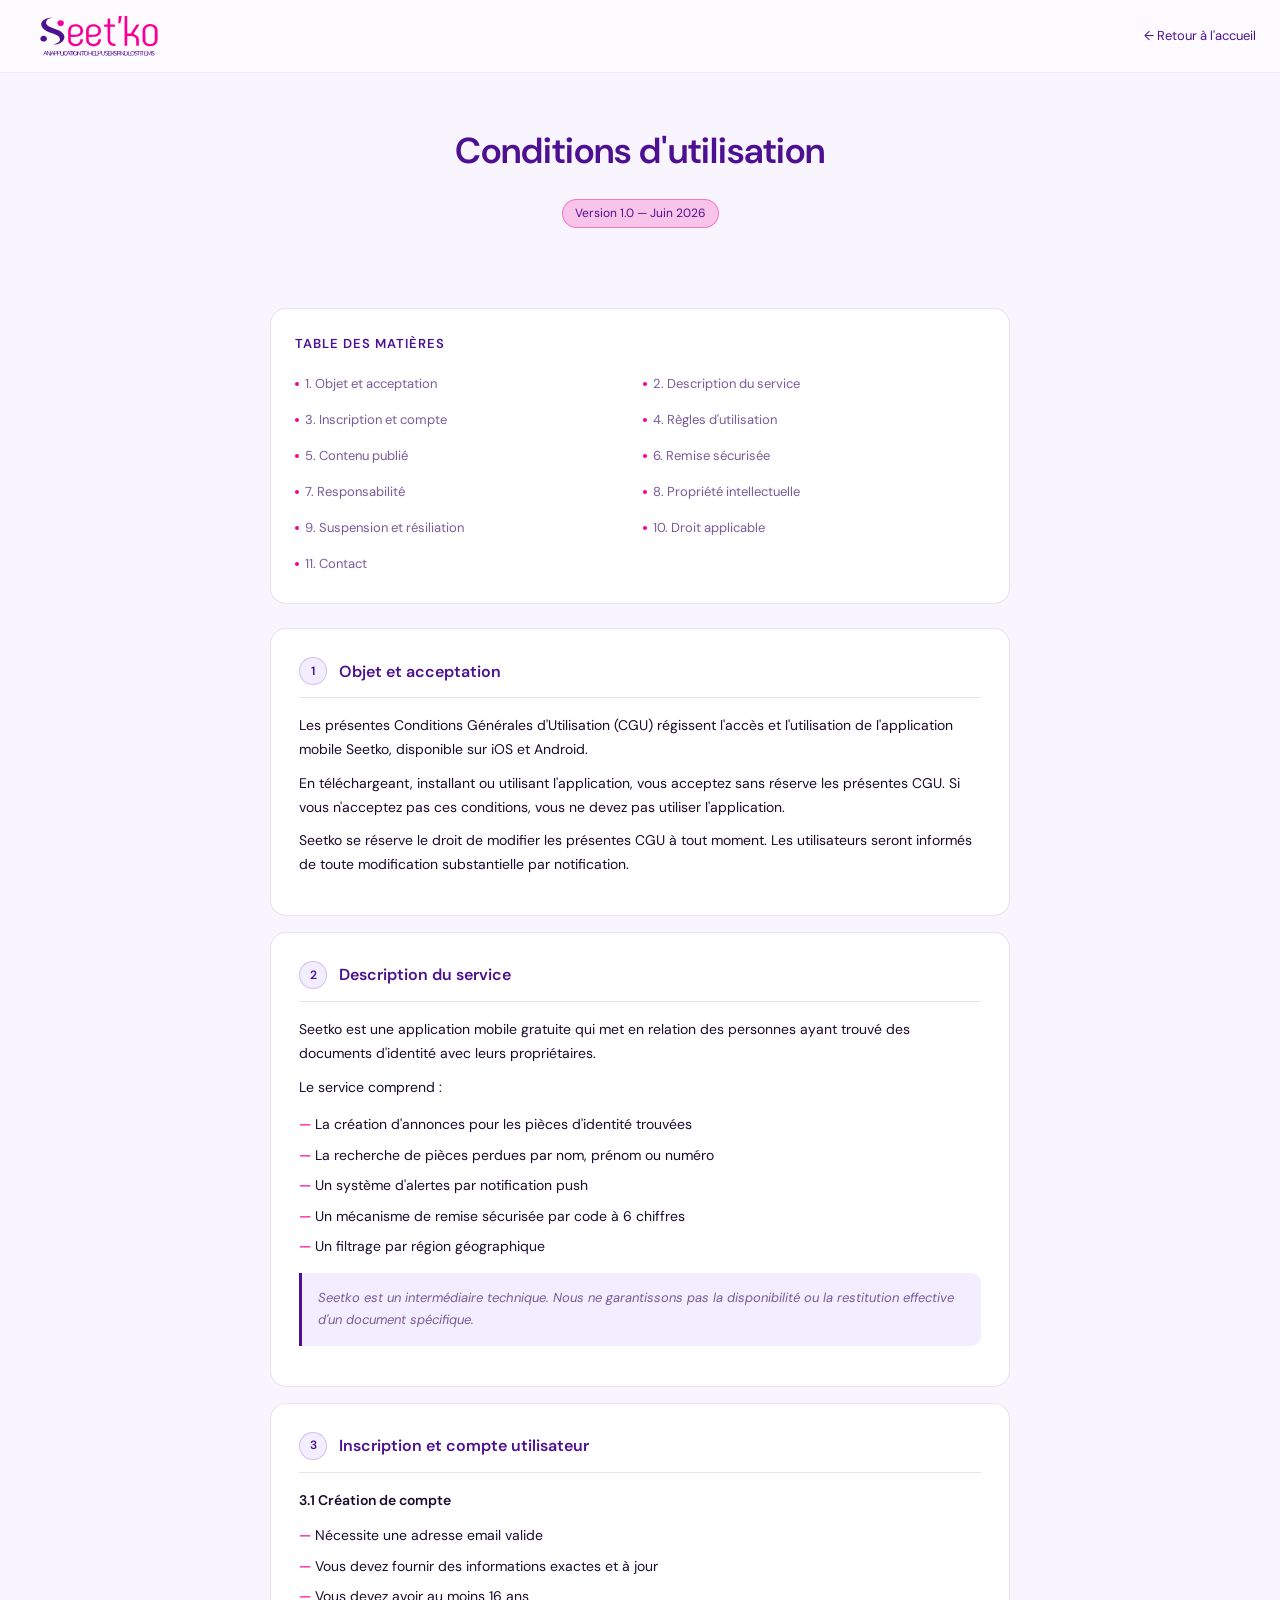
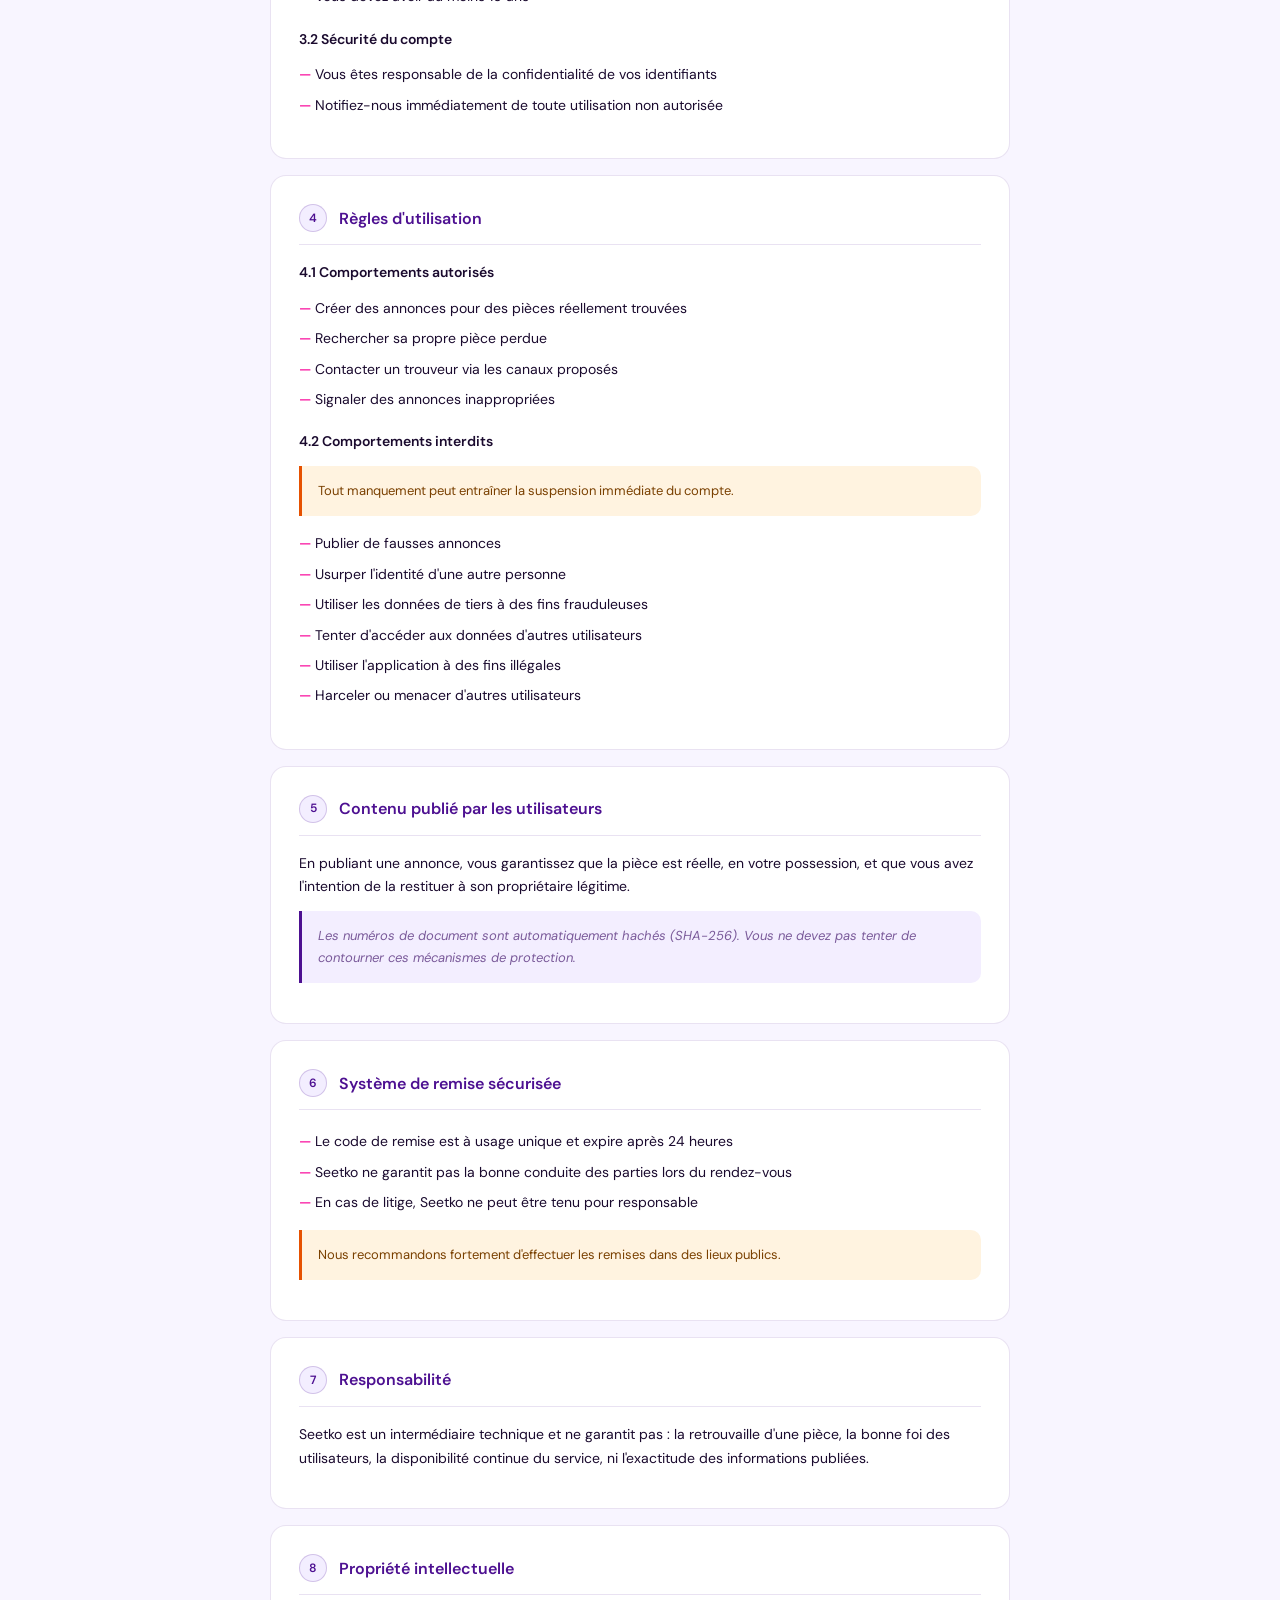
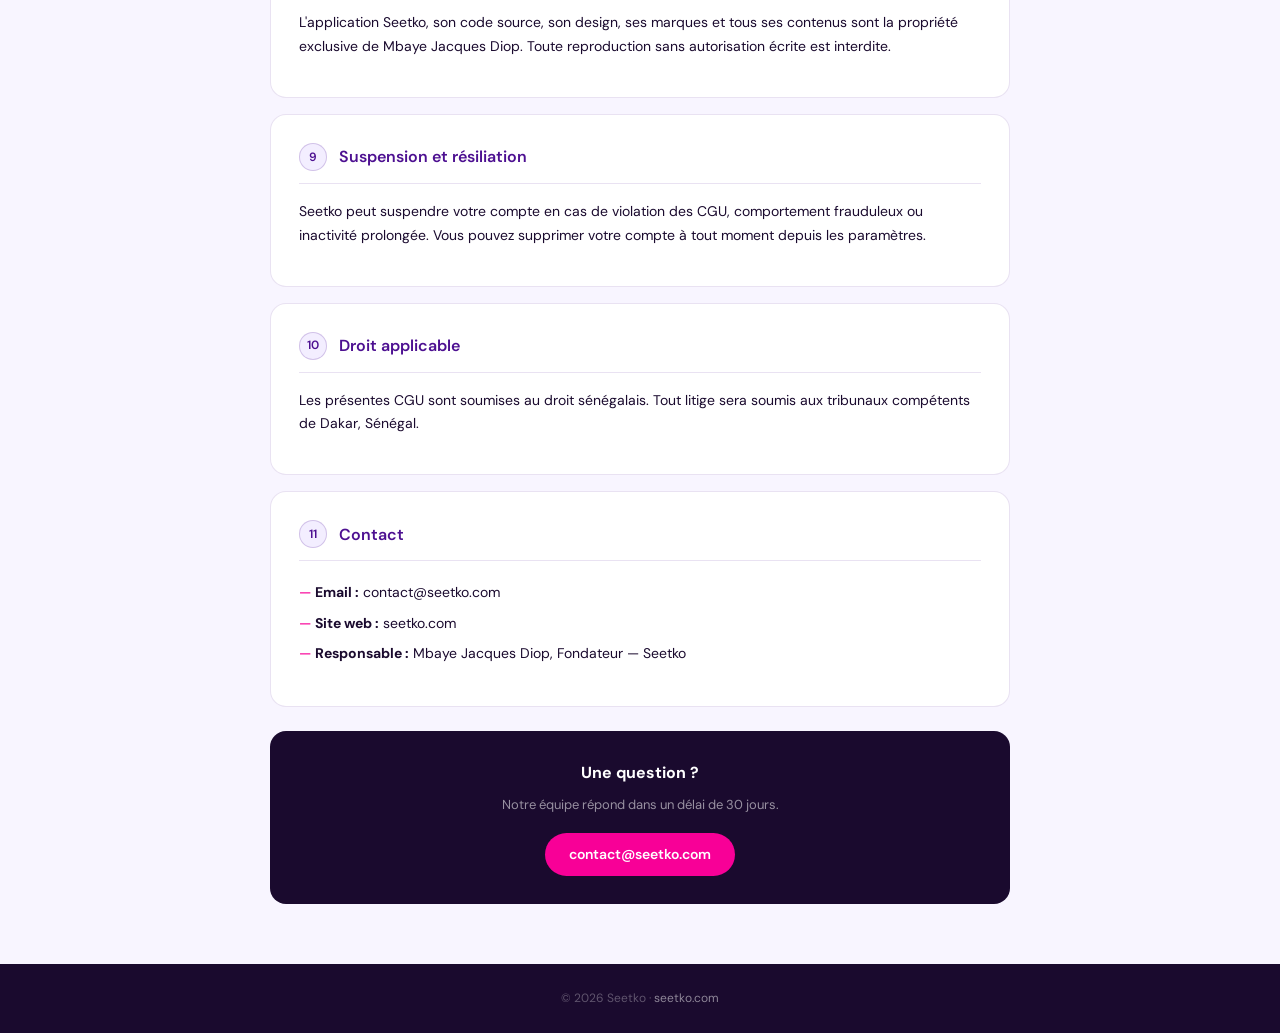
<file: terms-of-service.html>
<!doctype html>
<html lang="fr">
  <head>
    <meta charset="UTF-8" />
    <meta name="viewport" content="width=device-width, initial-scale=1.0" />
    <title>Conditions d'utilisation — Seetko</title>
    <link
      href="https://fonts.googleapis.com/css2?family=DM+Sans:wght@300;400;500;600&display=swap"
      rel="stylesheet"
    />
    <style>
      *,
      *::before,
      *::after {
        box-sizing: border-box;
        margin: 0;
        padding: 0;
      }
      :root {
        --violet: #4d1091;
        --violet-pale: #f3eeff;
        --pink: #f80097;
        --dark: #1a0a2e;
        --text: #1a0a2e;
        --muted: #7a5a9a;
        --border: rgba(77, 16, 145, 0.12);
      }
      body {
        font-family: 'DM Sans', sans-serif;
        background: #f8f5ff;
        color: var(--text);
        line-height: 1.7;
      }
      nav {
        background: rgba(254, 252, 255, 0.85);
        backdrop-filter: blur(16px);
        border-bottom: 1px solid rgba(74, 30, 138, 0.08);
        position: fixed;
        top: 0;
        left: 0;
        right: 0;
        z-index: 100;
        padding: 16px 24px;
        display: flex;
        align-items: center;
        justify-content: space-between;
      }
      .nav-logo {
        font-size: 22px;
        font-weight: 700;
        color: white;
        text-decoration: none;
      }
      .nav-logo span {
        color: var(--pink);
      }
      .nav-back {
        font-size: 13px;
        color: var(--violet);
        text-decoration: none;
      }
      .nav-back:hover {
        color: var(--violet);
      }

      /* HERO */
      .hero {
        padding: 120px 24px 48px;
        text-align: center;
      }
      .hero h1 {
        font-size: clamp(24px, 4vw, 36px);
        font-weight: 600;
        color: var(--violet);
        margin-bottom: 8px;
      }
      .hero-meta {
        font-size: 13px;
        color: rgba(255, 255, 255, 0.5);
      }
      .hero span {
        display: inline-block;
        background: rgba(248, 0, 151, 0.2);
        border: 0.5px solid rgba(248, 0, 151, 0.4);
        color: var(--violet);
        padding: 3px 12px;
        border-radius: 100px;
        margin-top: 10px;
        font-size: 12px;
      }
      .container {
        max-width: 780px;
        margin: 0 auto;
        padding: 0 20px 60px;
      }
      .toc {
        background: white;
        border-radius: 16px;
        border: 0.5px solid var(--border);
        padding: 24px;
        margin: 32px 0 24px;
      }
      .toc-title {
        font-size: 13px;
        font-weight: 600;
        color: var(--violet);
        text-transform: uppercase;
        letter-spacing: 1px;
        margin-bottom: 14px;
      }
      .toc-list {
        list-style: none;
        display: grid;
        grid-template-columns: repeat(auto-fill, minmax(260px, 1fr));
        gap: 6px;
      }
      .toc-list li a {
        font-size: 13px;
        color: var(--muted);
        text-decoration: none;
        display: flex;
        align-items: center;
        gap: 6px;
        padding: 4px 0;
      }
      .toc-list li a:hover {
        color: var(--violet);
      }
      .toc-list li a::before {
        content: '';
        width: 4px;
        height: 4px;
        border-radius: 50%;
        background: var(--pink);
        flex-shrink: 0;
      }
      .section {
        background: white;
        border-radius: 16px;
        border: 0.5px solid var(--border);
        padding: 28px;
        margin-bottom: 16px;
      }
      .section-header {
        display: flex;
        align-items: center;
        gap: 12px;
        margin-bottom: 16px;
        padding-bottom: 12px;
        border-bottom: 0.5px solid var(--border);
      }
      .section-num {
        width: 28px;
        height: 28px;
        border-radius: 50%;
        background: var(--violet-pale);
        border: 0.5px solid rgba(77, 16, 145, 0.2);
        display: flex;
        align-items: center;
        justify-content: center;
        font-size: 12px;
        font-weight: 600;
        color: var(--violet);
        flex-shrink: 0;
      }
      .section h2 {
        font-size: 16px;
        font-weight: 600;
        color: var(--violet);
      }
      .section h3 {
        font-size: 14px;
        font-weight: 600;
        color: var(--text);
        margin: 16px 0 8px;
      }
      .section p {
        font-size: 14px;
        margin-bottom: 10px;
        line-height: 1.7;
      }
      .section ul {
        list-style: none;
        margin-bottom: 10px;
      }
      .section ul li {
        font-size: 14px;
        padding: 4px 0 4px 16px;
        position: relative;
        line-height: 1.6;
      }
      .section ul li::before {
        content: '—';
        position: absolute;
        left: 0;
        color: var(--pink);
        font-weight: 500;
      }
      .hl {
        background: var(--violet-pale);
        border-left: 3px solid var(--violet);
        border-radius: 0 10px 10px 0;
        padding: 14px 16px;
        margin: 12px 0;
        font-size: 13px;
        color: var(--muted);
        font-style: italic;
      }
      .warn {
        background: #fff3e0;
        border-left: 3px solid #e65100;
        border-radius: 0 10px 10px 0;
        padding: 14px 16px;
        margin: 12px 0;
        font-size: 13px;
        color: #7a4000;
      }
      .cta {
        background: var(--dark);
        border-radius: 16px;
        padding: 28px;
        margin-top: 24px;
        text-align: center;
      }
      .cta h3 {
        color: white;
        font-size: 16px;
        margin-bottom: 8px;
      }
      .cta p {
        color: rgba(255, 255, 255, 0.55);
        font-size: 13px;
        margin-bottom: 16px;
      }
      .cta a {
        display: inline-block;
        background: var(--pink);
        color: white;
        padding: 10px 24px;
        border-radius: 100px;
        font-size: 14px;
        font-weight: 600;
        text-decoration: none;
      }
      footer {
        background: var(--dark);
        padding: 24px;
        text-align: center;
        font-size: 12px;
        color: rgba(255, 255, 255, 0.3);
      }
      footer a {
        color: rgba(255, 255, 255, 0.5);
        text-decoration: none;
      }
    </style>
  </head>
  <body>
    <nav>
      <svg
        width="150"
        height="40"
        viewBox="0 0 176 60"
        fill="none"
        xmlns="http://www.w3.org/2000/svg"
      >
        <path
          d="M117.825 0.176893C117.682 0.391121 117.127 7.69273 117.107 9.58508V10.8883H118.544C119.858 10.8883 119.981 10.8526 120.084 10.4777C120.556 8.6032 122.219 0.284007 122.116 0.15904C121.973 -0.07304 117.99 -0.0373354 117.825 0.176893Z"
          fill="#F80097"
        />
        <path
          d="M126.469 0.266251C126.408 0.426922 126.346 10.4242 126.346 22.4924C126.346 41.0767 126.387 44.433 126.633 44.6115C126.818 44.7543 127.557 44.8079 128.645 44.7722L130.35 44.7186L130.452 37.3099L130.555 29.9012L134.148 29.919C138.234 29.919 139.507 30.1511 140.964 31.1151C142.053 31.8471 143.079 33.0075 143.408 33.8822C143.572 34.3107 143.716 36.3637 143.777 39.6307L143.9 44.7186L145.789 44.7722C147.658 44.8257 147.678 44.8079 147.822 44.3794C147.883 44.1295 147.904 41.7373 147.863 39.0594C147.781 34.5785 147.74 34.0965 147.309 33.0253C146.179 30.2046 144.044 28.2944 140.841 27.2233C140.328 27.0448 139.897 26.8841 139.897 26.8663C139.897 26.8306 141.847 23.7421 144.229 19.9931C146.98 15.6728 148.499 13.1199 148.376 13.0128C148.274 12.9236 147.268 12.87 146.138 12.8879L144.106 12.9414L139.897 19.6718L135.688 26.4199H133.08H130.452L130.411 13.2449L130.35 0.0877266L128.481 0.0341682C126.9 -0.00153732 126.572 0.0341682 126.469 0.266251Z"
          fill="#F80097"
        />
        <path
          d="M13.1148 3.03335C9.56286 3.69389 6.8527 4.69361 4.92274 6.06825C0.30316 9.38879 0.15944 14.3339 4.55318 19.2611C6.66792 21.6355 9.62445 23.2779 14.9626 24.9739C23.011 27.5625 25.0641 28.4551 26.8504 30.1868C29.1088 32.3648 30.0122 35.4354 29.0267 37.4527C28.0823 39.345 24.7767 41.2374 20.7115 42.2014L18.8636 42.6477H20.6293C27.1173 42.7013 32.4965 40.1841 34.8576 35.9888C37.1777 31.8828 36.5207 28.3658 32.7634 24.956C30.1559 22.5995 27.0146 20.9393 21.4301 19.0112C15.6812 17.0296 12.581 15.5121 10.61 13.6912C9.02904 12.2452 8.63894 11.4418 8.63894 9.71013C8.63894 8.10342 9.1317 6.8716 10.2609 5.72905C11.3902 4.5508 13.8745 3.4618 16.6052 2.94408L17.837 2.71201L16.3998 2.69415C15.6196 2.69415 14.1414 2.85482 13.1148 3.03335Z"
          fill="#4D1091"
        />
        <path
          d="M100.99 3.96159C100.928 4.08656 100.866 6.12173 100.846 8.47824L100.784 12.7628L98.2178 12.8521L95.6514 12.9413V14.4588V15.9762L98.2178 16.0655L100.784 16.1548L100.887 26.7769L100.99 37.3991L101.564 38.863C103.043 42.6655 105.999 44.6471 110.639 44.9328C112.734 45.0577 112.836 44.9863 112.754 43.094L112.692 41.7015L110.824 41.4873C107.909 41.1838 106.82 40.5054 105.712 38.3095C104.911 36.7564 104.767 34.3285 104.829 24.7239L104.891 16.1548L108.381 16.0655L111.871 15.9762L111.933 14.8158C112.056 12.7271 112.282 12.8699 108.319 12.8164L104.891 12.7628L104.788 8.29972L104.685 3.83663L102.878 3.78307C101.564 3.74737 101.051 3.80093 100.99 3.96159Z"
          fill="#F80097"
        />
        <path
          d="M28.1849 6.92516C25.0846 8.33549 24.4892 11.7988 27.0146 13.8519C29.0883 15.5657 31.9216 15.53 33.9337 13.7805C37.0545 11.049 34.8782 6.44314 30.4434 6.42529C29.5605 6.42529 29.0062 6.55026 28.1849 6.92516Z"
          fill="#F80097"
        />
        <path
          d="M50.9748 12.3166C46.3963 12.9414 43.1113 15.6014 42.0642 19.5468C41.7972 20.5644 41.7562 22.0818 41.7972 29.3299C41.8588 37.8097 41.8588 37.9526 42.3311 39.0951C43.2139 41.2374 44.918 43.0583 47.0122 44.1116C49.168 45.1828 52.8842 45.6291 55.5533 45.1471C59.1874 44.4865 62.2261 42.0229 63.3964 38.7559C63.9302 37.2385 64.2176 35.3818 63.9712 35.0248C63.8481 34.8641 63.2937 34.8106 61.9592 34.8463L60.1524 34.8998L59.8649 36.328C59.5364 38.1489 58.8384 39.3808 57.6065 40.3805C56.1693 41.5409 54.6294 42.0051 52.5352 41.9158C50.4205 41.8087 49.0449 41.3088 47.813 40.1484C46.191 38.631 45.6777 37.0064 45.6572 33.2395V31.4186H49.7224C55.9434 31.4008 58.243 30.883 60.6862 28.955C62.7804 27.259 63.8481 25.3131 64.0739 22.7602C64.464 18.0472 61.4869 14.0126 56.6415 12.6915C55.1427 12.2809 52.5147 12.1202 50.9748 12.3166ZM56.1693 16.2084C57.4217 16.6904 58.7152 17.833 59.3927 19.0826C59.8649 19.9574 59.9265 20.2966 59.9265 21.9569C59.9265 24.117 59.5775 25.0096 58.3046 26.1165C56.5388 27.6518 54.4446 28.0802 49.0449 27.991L45.7598 27.9374L45.6982 25.5273C45.6161 22.6531 45.9241 20.1538 46.4784 19.0291C47.0328 17.8865 48.3468 16.7083 49.6197 16.2441C51.5702 15.4943 54.3214 15.4943 56.1693 16.2084Z"
          fill="#F80097"
        />
        <path
          d="M77.8711 12.3165C74.196 12.8164 71.5269 14.4945 69.8638 17.3509C68.673 19.4039 68.632 19.8859 68.6936 29.3298C68.7551 37.8097 68.7551 37.9525 69.2274 39.0951C70.8288 43.0226 74.7503 45.3434 79.76 45.3434C83.0656 45.3434 85.4267 44.54 87.562 42.6834C89.4509 41.0588 90.4159 39.2736 90.847 36.7028C91.155 34.7926 91.1345 34.7926 88.9171 34.8462L87.0487 34.8998L86.7818 36.3279C86.4328 38.1489 85.7347 39.3807 84.5028 40.3804C83.0656 41.5408 81.5257 42.005 79.4315 41.9157C77.3373 41.8086 75.9412 41.3088 74.7503 40.1841C73.1078 38.6488 72.574 36.9706 72.5535 33.2395V31.4185H76.6187C83.1682 31.4007 85.3651 30.8651 87.9315 28.6157C90.0052 26.7948 91.0318 24.6347 91.0318 22.0461C91.0113 17.4759 87.9315 13.7447 83.2298 12.6022C81.7721 12.263 79.3289 12.1202 77.8711 12.3165ZM82.7576 16.1012C84.1332 16.5475 85.5704 17.7436 86.2685 19.0647C86.7613 19.9573 86.8228 20.2965 86.8228 21.9568C86.8228 24.1169 86.4738 25.0096 85.2009 26.1164C83.4352 27.6517 81.3409 28.0802 75.9412 27.9909L72.6561 27.9373L72.5945 25.5273C72.4713 21.0463 73.0052 18.9398 74.6271 17.4044C76.4134 15.7263 79.8832 15.1729 82.7576 16.1012Z"
          fill="#F80097"
        />
        <path
          d="M161.865 12.4237C157.903 13.1556 154.885 15.7085 153.714 19.279C153.386 20.3323 153.345 21.2249 153.345 28.9192V37.3991L153.899 38.8273C155.542 43.0583 159.361 45.397 164.637 45.397C169.708 45.397 173.486 43.1833 175.19 39.2201C175.929 37.4705 176.073 35.1854 175.971 27.4375C175.868 19.5468 175.827 19.1897 174.533 17.0474C173.671 15.6192 171.7 13.9233 170.057 13.227C167.635 12.1916 164.617 11.906 161.865 12.4237ZM167.347 15.9049C168.908 16.4226 170.283 17.5651 171.022 18.9755L171.618 20.0823V28.83V37.5776L171.084 38.5774C170.304 40.0056 169.277 40.916 167.778 41.523C166.67 41.9515 166.239 42.0229 164.637 42.0229C163.036 42.0229 162.605 41.9515 161.496 41.523C159.997 40.916 158.97 40.0056 158.19 38.5774L157.656 37.5776L157.595 29.187C157.533 20.9749 157.554 20.7786 157.985 19.5825C158.478 18.2614 159.751 16.8153 160.921 16.2976C162.81 15.4407 165.397 15.28 167.347 15.9049Z"
          fill="#F80097"
        />
        <path
          d="M3.50606 29.8833C1.69929 30.4545 0.611118 31.49 0.159425 33.0253C-0.887681 36.5779 3.42393 39.5592 7.22225 37.9168C10.1993 36.6315 10.9179 33.1503 8.63893 31.0972C7.30438 29.8654 5.12804 29.3656 3.50606 29.8833Z"
          fill="#4D1091"
        />
        <path
          d="M111.953 52.6272C111.645 52.6629 111.194 52.8771 110.947 53.1092L110.496 53.5376L109.88 53.1449C109.305 52.77 108.997 52.7521 105.383 52.6986C101.955 52.645 101.503 52.6629 101.503 52.9128C101.503 53.252 101.339 53.2699 100.682 52.9307C100.394 52.7878 99.7371 52.6807 99.2033 52.6629C98.4026 52.6629 98.0946 52.77 97.4992 53.2163L96.7806 53.7697V53.2163C96.7806 52.7878 96.6985 52.6629 96.37 52.6629C95.9799 52.6629 95.9594 52.7878 95.9594 54.9837C95.9594 58.0543 95.6924 58.5542 94.0294 58.5542C92.7564 58.5542 92.5717 58.1436 92.5101 55.2336L92.4485 52.6629H91.9147H91.4014L91.4835 55.1265C91.5451 57.1795 91.6067 57.6794 91.9762 58.1971C92.4485 58.9291 93.6188 59.3397 94.7069 59.1968C96.1647 59.0005 96.7806 58.0186 96.8011 55.8406C96.8011 54.6266 96.8422 54.4481 97.027 54.8587C97.1707 55.2336 97.6224 55.5371 98.8338 56.0548C100.394 56.7332 100.682 56.9831 100.682 57.6615C100.682 58.5006 98.8543 58.8398 97.6635 58.215C97.1297 57.9293 96.9654 57.9115 96.8011 58.09C96.5137 58.3756 96.8011 58.6077 97.8688 59.0005C98.957 59.3932 99.8603 59.3397 100.743 58.8219C101.482 58.3756 101.503 58.3756 101.503 58.7327C101.503 59.0719 101.626 59.0897 104.069 59.0897H106.636V57.7508V56.4119H107.313C107.95 56.4119 108.052 56.5011 108.874 57.7508C109.715 59.054 109.777 59.0897 110.496 59.0897C110.906 59.0719 111.728 59.1076 112.282 59.179C113.616 59.3218 114.52 58.8755 114.828 57.9293C115.177 56.8046 114.664 56.1798 112.898 55.5193C111.625 55.0372 111.153 54.6802 111.153 54.1803C111.153 53.3948 112.549 52.9842 113.616 53.4662C114.232 53.734 114.643 53.6983 114.643 53.377C114.643 52.9842 112.939 52.5201 111.953 52.6272ZM100.209 53.4662C100.764 53.6626 101.01 53.6805 101.215 53.5376C101.462 53.3591 101.503 53.5912 101.503 54.8766C101.503 56.2512 101.339 56.7154 101.01 56.2512C100.949 56.1619 100.353 55.8763 99.7166 55.6085C98.2384 55.0194 97.8072 54.6802 97.8072 54.1803C97.8072 53.734 98.1152 53.4662 98.7311 53.3234C99.4086 53.1806 99.4292 53.1806 100.209 53.4662ZM105.609 55.9656V58.5542H103.967H102.324V57.3045V56.0548H103.782C105.055 56.0548 105.219 56.0191 105.157 55.7335C105.096 55.4835 104.829 55.4121 103.7 55.3764L102.324 55.3229V54.3589V53.377H103.967H105.609V55.9656ZM109.305 53.734C109.531 53.9304 109.715 54.2874 109.715 54.5374C109.715 55.305 109.038 55.6978 107.765 55.6978H106.636V54.5374V53.377H107.765C108.627 53.377 108.997 53.4662 109.305 53.734ZM110.906 55.3764C111.05 55.5014 111.769 55.8763 112.549 56.2333C113.76 56.7868 113.924 56.9296 113.986 57.4295C114.109 58.447 112.508 58.9112 111.091 58.2507C110.721 58.09 110.331 57.965 110.229 57.9829C110.106 58.0007 109.757 57.608 109.449 57.126C108.997 56.4476 108.935 56.2333 109.182 56.2333C109.346 56.2333 109.695 56.0013 109.962 55.7156C110.496 55.1086 110.578 55.0908 110.906 55.3764Z"
          fill="#4D1091"
        />
        <path
          d="M137.474 52.6807C136.057 52.9307 135.174 54.1803 135.174 55.912C135.174 56.6975 135.298 57.2688 135.585 57.7508C135.811 58.1435 135.996 58.4827 135.996 58.5006C135.996 58.5363 135.298 58.5541 134.456 58.5541H132.916V55.6085C132.916 52.7878 132.895 52.6629 132.505 52.6629C132.115 52.6629 132.095 52.7878 132.095 55.8763V59.0897H134.148C135.77 59.0897 136.201 59.0362 136.201 58.8398C136.201 58.6434 136.365 58.6613 136.981 58.9469C138.09 59.4468 139.322 59.3039 140.225 58.5363C141.026 57.8579 141.334 57.1617 141.375 56.0013L141.395 55.1622L141.929 55.5014C142.217 55.6799 142.935 56.0013 143.51 56.2155C144.968 56.7689 145.481 57.7329 144.578 58.2685C143.941 58.6613 142.812 58.6256 142.011 58.215C141.478 57.9293 141.334 57.9115 141.129 58.1078C140.964 58.2864 141.026 58.4292 141.457 58.7148C143.1 59.8395 145.851 59.0897 145.851 57.483C145.851 56.5725 145.481 56.2333 143.818 55.5192C142.73 55.0729 142.319 54.7873 142.217 54.466C141.929 53.5019 143.202 52.9485 144.496 53.4662C145.071 53.6983 145.317 53.734 145.502 53.5733C145.625 53.4662 146.036 53.377 146.405 53.377H147.083V56.2333C147.083 58.9648 147.103 59.0897 147.493 59.0897C147.883 59.0897 147.904 58.9648 147.904 56.2333V53.377H149.033C150.019 53.377 150.162 53.3413 150.162 53.0199C150.162 52.6807 150.019 52.6629 146.323 52.6629C142.217 52.6807 142.135 52.6986 141.457 53.5912L141.088 54.0911L140.677 53.6447C139.958 52.8414 138.665 52.4486 137.474 52.6807ZM139.609 53.7519C140.061 54.1268 140.513 55.305 140.513 56.1262C140.513 57.8936 138.521 59.1611 137.084 58.2864C136.427 57.8758 135.934 56.4119 136.098 55.3407C136.386 53.4662 138.234 52.6272 139.609 53.7519Z"
          fill="#4D1091"
        />
        <path
          d="M6.95536 52.8771C5.86719 55.5728 4.59424 58.8041 4.59424 58.9291C4.59424 59.0183 4.77902 59.0897 5.00487 59.0897C5.31284 59.0897 5.47709 58.8755 5.72347 58.1079L6.05197 57.126H7.44811H8.84426L9.15223 58.0543C9.41914 58.9291 9.50126 59.0005 10.1172 59.054L10.7742 59.1076L10.7126 56.4297C10.6716 54.948 10.6716 53.734 10.6716 53.734C10.6921 53.734 11.4723 54.9301 12.4167 56.4119L14.1414 59.0897H15.1064H16.0713L16.4204 58.1079L16.7899 57.126H18.145H19.5001L19.8697 58.1079C20.1982 59.0005 20.2803 59.0897 20.8346 59.0897H21.4301V57.8401V56.5904H22.3129C23.4421 56.5904 24.4687 56.3226 25.0025 55.8942L25.4337 55.5371L25.3721 57.3224L25.29 59.0897H25.8238C26.3576 59.0897 26.3576 59.0719 26.3576 57.8401V56.5904H27.2405C28.4724 56.5904 29.5811 56.2869 29.9506 55.8228C30.2381 55.4657 30.2586 55.5728 30.2586 57.2688V59.0897H32.6197H34.9808V58.0543C35.0014 57.0546 35.0014 57.0546 35.2683 57.5723C35.8842 58.7862 37.1572 59.3575 38.9023 59.179L40.0521 59.054L40.4011 58.09L40.7502 57.126H42.1463H43.5425L43.8299 58.0543C44.0763 58.8755 44.1995 59.0005 44.6717 59.054L45.2466 59.1076L43.9531 55.8942C42.7623 52.8414 42.6596 52.6629 42.1669 52.6629C41.6741 52.6629 41.592 52.8236 40.6475 55.2872C39.6004 58.1257 39.2719 58.5542 38.1632 58.5542C36.1717 58.5542 35.0424 55.555 36.4386 54.0197C37.0545 53.3413 38.2453 53.0735 39.0871 53.4484C39.7441 53.7162 40.1137 53.6983 40.1137 53.377C40.1137 53.0735 38.9023 52.6629 38.0195 52.6629C36.8492 52.6629 35.9663 53.1628 35.4325 54.1089L34.9808 54.8944V53.7697C34.9808 52.7879 34.9398 52.6629 34.5702 52.6629C34.2006 52.6629 34.1596 52.8057 34.1185 55.555L34.0569 58.4649H32.6197H31.1825L31.1209 55.555C31.0799 52.8057 31.0388 52.6629 30.6692 52.6629C30.3612 52.6629 30.2586 52.7879 30.2586 53.1092V53.5734L29.6426 53.1628C29.1294 52.8414 28.6777 52.7521 27.1583 52.6986L25.2694 52.6093L25.3721 53.0735L25.4748 53.5377L24.8793 53.1628C24.4071 52.8771 23.8528 52.77 22.4361 52.6986L20.6088 52.6093L20.5883 55.0015L20.5677 57.3938L19.6438 55.0194C18.761 52.7521 18.6994 52.645 18.2066 52.6986C17.7139 52.7521 17.5907 53.0021 16.523 55.6621L15.3733 58.5542L15.3117 55.6085L15.2706 52.6629H14.7163H14.1824L14.3056 55.3764C14.4288 58.0186 14.4288 58.0722 14.0798 57.5723C13.8745 57.2688 13.0737 56.0548 12.2935 54.8587C11.1233 53.0735 10.7742 52.6629 10.4046 52.6629C9.93242 52.6629 9.93242 52.6986 9.91189 55.0194L9.89136 57.3938L8.96744 55.0194C8.12565 52.8593 8.00246 52.6629 7.55077 52.6629C7.26333 52.6629 6.99642 52.77 6.95536 52.8771ZM8.023 54.8587C8.26937 55.555 8.49522 56.2512 8.49522 56.3583C8.49522 56.519 8.14618 56.5904 7.46865 56.5904C6.81164 56.5904 6.44207 56.519 6.44207 56.3762C6.44207 56.0191 7.34546 53.3948 7.44811 53.4841C7.48918 53.5198 7.75609 54.1446 8.023 54.8587ZM18.6994 54.8587C18.9457 55.555 19.1716 56.2512 19.1716 56.3583C19.1716 56.6083 17.1184 56.6975 17.1184 56.4476C17.0979 56.1619 18.0424 53.3948 18.1245 53.4841C18.1655 53.5198 18.4325 54.1446 18.6994 54.8587ZM24.1607 53.5912C24.3455 53.7162 24.5714 54.0732 24.633 54.3946C24.7356 54.8587 24.6535 55.0551 24.2429 55.4121C23.7912 55.8049 23.5243 55.8763 22.5593 55.8763H21.4301V54.6266V53.377H22.6209C23.2779 53.377 23.976 53.4841 24.1607 53.5912ZM29.0678 53.6805C29.2936 53.859 29.4373 54.216 29.4373 54.6445C29.4373 55.5371 28.883 55.8763 27.4458 55.8763H26.3576V54.6266V53.377H27.5279C28.3081 53.377 28.8009 53.4662 29.0678 53.6805ZM42.7417 55.0194C42.9881 55.7692 43.1934 56.4297 43.1934 56.4833C43.1934 56.5368 42.7417 56.5904 42.1669 56.5904C41.5098 56.5904 41.1403 56.519 41.1403 56.3762C41.1403 55.9299 42.0642 53.3948 42.1874 53.5198C42.249 53.5912 42.4954 54.2517 42.7417 55.0194Z"
          fill="#4D1091"
        />
        <path
          d="M43.3987 53.02C43.3987 53.3413 43.5424 53.377 44.5279 53.377H45.6571V56.2334V59.0898H46.1704H46.6837V56.2334V53.377H47.6076H48.5316V56.2334C48.5316 58.9648 48.5521 59.0898 48.9422 59.0898C49.3117 59.0898 49.3528 58.9648 49.3528 57.9829V56.8761L49.825 57.6616C50.4204 58.6792 51.1391 59.1255 52.3709 59.2147C53.5618 59.3219 54.5267 58.822 55.1222 57.8401L55.5123 57.2153V58.1615C55.5123 59.0541 55.5328 59.0898 56.0461 59.0898H56.6004L56.4978 56.4119L56.3746 53.7341L58.1403 56.4119C59.6186 58.6613 59.9676 59.0898 60.3782 59.0898H60.8504V55.8763C60.8504 52.7522 60.8299 52.6629 60.4193 52.6629C60.0292 52.6629 60.0087 52.7343 60.0702 55.3229C60.1113 56.7868 60.1113 57.9651 60.0702 57.9294C60.0292 57.8937 59.2285 56.7154 58.3045 55.3051C56.8468 53.1271 56.5183 52.7522 56.0666 52.6986C55.5328 52.6451 55.5123 52.6808 55.5123 53.502C55.4917 54.3589 55.4917 54.3589 55.1838 53.9126C54.6089 53.1271 53.8697 52.77 52.6173 52.6986C51.2006 52.6094 50.441 52.9843 49.8456 54.0376L49.4555 54.7159L49.3939 53.6805L49.3323 52.6629H46.3757C43.5424 52.6629 43.3987 52.6808 43.3987 53.02ZM53.3565 53.4127C54.1366 53.7162 54.691 54.7695 54.691 55.9656C54.691 57.5545 53.8492 58.5542 52.5352 58.5542C51.1801 58.5542 50.3794 57.5188 50.3794 55.7871C50.3794 54.5553 50.8105 53.7876 51.6729 53.4663C52.4941 53.1449 52.6994 53.1449 53.3565 53.4127Z"
          fill="#4D1091"
        />
        <path
          d="M61.0558 53.02C61.0558 53.3413 61.1995 53.377 62.185 53.377H63.3142V56.2334V59.0898H63.8275H64.3408V56.2334V53.377H65.3469H66.3734L65.9423 54.1982C65.3879 55.2872 65.4701 57.2331 66.1065 57.9651C66.7635 58.7327 67.5027 59.1255 68.4677 59.2147C70.4181 59.3754 71.7938 57.9829 71.7938 55.8049C71.7938 54.466 71.3626 53.6805 70.295 53.0735C69.4737 52.5736 67.7491 52.5201 67.051 52.9485C66.6403 53.1985 66.5993 53.1985 66.5993 52.9485C66.5993 52.6986 66.2092 52.6629 63.8275 52.6629C61.1995 52.6629 61.0558 52.6808 61.0558 53.02ZM70.0486 53.7876C70.952 54.5196 71.1573 56.7154 70.3976 57.7151C69.7201 58.6256 68.2007 58.822 67.3795 58.1079C66.2708 57.1438 66.1476 54.948 67.1331 53.9126C67.9133 53.1092 69.1452 53.0557 70.0486 53.7876Z"
          fill="#4D1091"
        />
        <path
          d="M72.3481 55.8763C72.3481 58.9648 72.3687 59.0897 72.7588 59.0897C73.1283 59.0897 73.1694 58.9648 73.1694 57.5723V56.037L74.9762 56.0905L76.7624 56.1441L76.824 57.608C76.8856 58.9469 76.9267 59.0897 77.2757 59.0897C77.6658 59.0897 77.6863 58.9469 77.6863 55.8763C77.6863 52.7878 77.6658 52.6629 77.2757 52.6629C76.9061 52.6629 76.8651 52.7878 76.8651 54.0018V55.3407H75.0172H73.1694V54.0018C73.1694 52.7878 73.1283 52.6629 72.7588 52.6629C72.3687 52.6629 72.3481 52.7878 72.3481 55.8763Z"
          fill="#4D1091"
        />
        <path
          d="M78.0969 55.8763V59.0897H82.6139H87.1308V57.8579V56.6439L88.4859 56.5368C89.5535 56.4654 89.9641 56.3583 90.3337 56.0191C90.9702 55.4835 91.2165 54.698 90.9907 53.9661C90.7238 53.0735 90.0257 52.7878 87.9315 52.6986L86.1042 52.6272V55.5907V58.5542H84.667H83.2298V55.6085V52.6629H80.6634H78.0969V55.8763ZM82.3675 55.912L82.3059 58.4649L80.6223 58.5184L78.9182 58.572V57.3045V56.0548H80.3554C81.6489 56.0548 81.7926 56.0191 81.7926 55.6978C81.7926 55.3764 81.6489 55.3407 80.3554 55.3407H78.9182V54.3588V53.377H80.6634H82.4291L82.3675 55.912ZM89.7999 53.734C90.0257 53.9304 90.2105 54.3231 90.2105 54.6266C90.2105 55.4835 89.5946 55.8763 88.26 55.8763H87.1308V54.6266V53.377H88.26C89.1223 53.377 89.4919 53.4662 89.7999 53.734Z"
          fill="#4D1091"
        />
        <path
          d="M115.259 55.8763V59.0897H115.772C116.285 59.0897 116.285 59.0719 116.285 57.6615V56.2333H117.723H119.16V57.6615C119.16 59.0719 119.16 59.0897 119.673 59.0897H120.186V55.8763V52.6629H117.723H115.259V55.8763ZM119.16 54.4838V55.6085L117.723 55.555L116.285 55.4835V54.4303V53.377H117.723H119.16V54.4838Z"
          fill="#4D1091"
        />
        <path
          d="M120.597 55.8584C120.597 59.0362 120.597 59.0897 121.028 59.0897C121.459 59.0897 121.459 59.054 121.377 56.4297L121.295 53.7876L123.04 56.4297C124.498 58.6434 124.868 59.0897 125.258 59.0897H125.73V55.8763C125.73 52.7521 125.71 52.6629 125.299 52.6629C124.888 52.6629 124.888 52.7343 124.95 55.3229C124.991 56.7868 124.991 57.965 124.95 57.9293C124.909 57.9115 124.129 56.7332 123.205 55.3229C121.911 53.377 121.398 52.7343 121.049 52.6986L120.597 52.645V55.8584Z"
          fill="#4D1091"
        />
        <path
          d="M126.141 55.8584V59.0897H127.639C129.508 59.0897 130.37 58.7327 131.027 57.6437C131.643 56.6261 131.602 54.7516 130.945 53.9661C130.124 53.0199 129.549 52.7878 127.783 52.6986L126.141 52.6093V55.8584ZM129.446 53.609C130.411 54.2517 130.822 55.6978 130.411 56.9296C130.062 57.965 129.323 58.447 128.05 58.447L127.065 58.4649L127.003 55.912L126.941 53.377H128.03C128.625 53.377 129.261 53.4841 129.446 53.609Z"
          fill="#4D1091"
        />
        <path
          d="M150.368 55.8763V59.0897H150.881H151.394V56.2334V53.377H152.318H153.242V56.2334C153.242 58.9648 153.263 59.0897 153.653 59.0897C154.043 59.0897 154.063 58.9648 154.063 56.2334V53.377H155.09H156.117V56.2334V59.0897H158.704H161.291L161.208 56.394L161.126 53.6983L161.537 54.6445C162.605 57.2153 163.221 58.4471 163.426 58.5006C163.549 58.5363 164.103 57.5009 164.699 56.1084L165.746 53.6448V56.3583C165.766 58.9648 165.787 59.0897 166.177 59.0897C166.403 59.0897 166.588 58.9648 166.588 58.822C166.588 58.6256 166.752 58.6256 167.471 58.9112C169.236 59.6253 170.879 59.1612 171.33 57.8401C171.556 57.1974 171.536 57.0546 171.187 56.6261C170.961 56.3583 170.16 55.8763 169.421 55.5728C167.388 54.7159 167.06 53.7697 168.62 53.3591C169.257 53.1985 169.503 53.2163 170.057 53.4484C170.694 53.734 171.105 53.6983 171.105 53.377C171.105 53.0557 169.893 52.6629 168.949 52.6629C167.717 52.6629 166.793 53.377 166.793 54.3053C166.793 55.0551 167.306 55.5014 168.785 56.1084C170.222 56.6797 170.489 56.8939 170.489 57.5009C170.489 58.4828 168.743 58.9112 167.532 58.215C167.183 58.0186 166.855 57.8936 166.752 57.9472C166.67 58.0008 166.588 56.8225 166.588 55.3408V52.645L166.033 52.6986C165.52 52.7522 165.417 52.9307 164.555 55.0194C164.042 56.2869 163.549 57.3045 163.487 57.3045C163.405 57.3045 162.933 56.2869 162.44 55.0194L161.516 52.7522L155.932 52.6986L150.368 52.6629V55.8763ZM160.387 55.912L160.326 58.4649L158.642 58.5185L156.938 58.572V57.3045V56.0548H158.375C159.669 56.0548 159.812 56.0191 159.812 55.6978C159.812 55.3765 159.669 55.3408 158.375 55.3408H156.938V54.3589V53.377H158.683H160.449L160.387 55.912Z"
          fill="#4D1091"
        />
      </svg>
      <a href="/" class="nav-back">← Retour à l'accueil</a>
    </nav>
    <div class="hero">
      <h1>Conditions d'utilisation</h1>
      <span>Version 1.0 — Juin 2026</span>
    </div>
    <div class="container">
      <div class="toc">
        <div class="toc-title">Table des matières</div>
        <ul class="toc-list">
          <li><a href="#s1">1. Objet et acceptation</a></li>
          <li><a href="#s2">2. Description du service</a></li>
          <li><a href="#s3">3. Inscription et compte</a></li>
          <li><a href="#s4">4. Règles d'utilisation</a></li>
          <li><a href="#s5">5. Contenu publié</a></li>
          <li><a href="#s6">6. Remise sécurisée</a></li>
          <li><a href="#s7">7. Responsabilité</a></li>
          <li><a href="#s8">8. Propriété intellectuelle</a></li>
          <li><a href="#s9">9. Suspension et résiliation</a></li>
          <li><a href="#s10">10. Droit applicable</a></li>
          <li><a href="#s11">11. Contact</a></li>
        </ul>
      </div>
      <div class="section" id="s1">
        <div class="section-header">
          <div class="section-num">1</div>
          <h2>Objet et acceptation</h2>
        </div>
        <p>
          Les présentes Conditions Générales d'Utilisation (CGU) régissent
          l'accès et l'utilisation de l'application mobile Seetko, disponible
          sur iOS et Android.
        </p>
        <p>
          En téléchargeant, installant ou utilisant l'application, vous acceptez
          sans réserve les présentes CGU. Si vous n'acceptez pas ces conditions,
          vous ne devez pas utiliser l'application.
        </p>
        <p>
          Seetko se réserve le droit de modifier les présentes CGU à tout
          moment. Les utilisateurs seront informés de toute modification
          substantielle par notification.
        </p>
      </div>
      <div class="section" id="s2">
        <div class="section-header">
          <div class="section-num">2</div>
          <h2>Description du service</h2>
        </div>
        <p>
          Seetko est une application mobile gratuite qui met en relation des
          personnes ayant trouvé des documents d'identité avec leurs
          propriétaires.
        </p>
        <p>Le service comprend :</p>
        <ul>
          <li>La création d'annonces pour les pièces d'identité trouvées</li>
          <li>La recherche de pièces perdues par nom, prénom ou numéro</li>
          <li>Un système d'alertes par notification push</li>
          <li>Un mécanisme de remise sécurisée par code à 6 chiffres</li>
          <li>Un filtrage par région géographique</li>
        </ul>
        <div class="hl">
          Seetko est un intermédiaire technique. Nous ne garantissons pas la
          disponibilité ou la restitution effective d'un document spécifique.
        </div>
      </div>
      <div class="section" id="s3">
        <div class="section-header">
          <div class="section-num">3</div>
          <h2>Inscription et compte utilisateur</h2>
        </div>
        <h3>3.1 Création de compte</h3>
        <ul>
          <li>Nécessite une adresse email valide</li>
          <li>Vous devez fournir des informations exactes et à jour</li>
          <li>Vous devez avoir au moins 16 ans</li>
        </ul>
        <h3>3.2 Sécurité du compte</h3>
        <ul>
          <li>
            Vous êtes responsable de la confidentialité de vos identifiants
          </li>
          <li>
            Notifiez-nous immédiatement de toute utilisation non autorisée
          </li>
        </ul>
      </div>
      <div class="section" id="s4">
        <div class="section-header">
          <div class="section-num">4</div>
          <h2>Règles d'utilisation</h2>
        </div>
        <h3>4.1 Comportements autorisés</h3>
        <ul>
          <li>Créer des annonces pour des pièces réellement trouvées</li>
          <li>Rechercher sa propre pièce perdue</li>
          <li>Contacter un trouveur via les canaux proposés</li>
          <li>Signaler des annonces inappropriées</li>
        </ul>
        <h3>4.2 Comportements interdits</h3>
        <div class="warn">
          Tout manquement peut entraîner la suspension immédiate du compte.
        </div>
        <ul>
          <li>Publier de fausses annonces</li>
          <li>Usurper l'identité d'une autre personne</li>
          <li>Utiliser les données de tiers à des fins frauduleuses</li>
          <li>Tenter d'accéder aux données d'autres utilisateurs</li>
          <li>Utiliser l'application à des fins illégales</li>
          <li>Harceler ou menacer d'autres utilisateurs</li>
        </ul>
      </div>
      <div class="section" id="s5">
        <div class="section-header">
          <div class="section-num">5</div>
          <h2>Contenu publié par les utilisateurs</h2>
        </div>
        <p>
          En publiant une annonce, vous garantissez que la pièce est réelle, en
          votre possession, et que vous avez l'intention de la restituer à son
          propriétaire légitime.
        </p>
        <div class="hl">
          Les numéros de document sont automatiquement hachés (SHA-256). Vous ne
          devez pas tenter de contourner ces mécanismes de protection.
        </div>
      </div>
      <div class="section" id="s6">
        <div class="section-header">
          <div class="section-num">6</div>
          <h2>Système de remise sécurisée</h2>
        </div>
        <ul>
          <li>
            Le code de remise est à usage unique et expire après 24 heures
          </li>
          <li>
            Seetko ne garantit pas la bonne conduite des parties lors du
            rendez-vous
          </li>
          <li>En cas de litige, Seetko ne peut être tenu pour responsable</li>
        </ul>
        <div class="warn">
          Nous recommandons fortement d'effectuer les remises dans des lieux
          publics.
        </div>
      </div>
      <div class="section" id="s7">
        <div class="section-header">
          <div class="section-num">7</div>
          <h2>Responsabilité</h2>
        </div>
        <p>
          Seetko est un intermédiaire technique et ne garantit pas : la
          retrouvaille d'une pièce, la bonne foi des utilisateurs, la
          disponibilité continue du service, ni l'exactitude des informations
          publiées.
        </p>
      </div>
      <div class="section" id="s8">
        <div class="section-header">
          <div class="section-num">8</div>
          <h2>Propriété intellectuelle</h2>
        </div>
        <p>
          L'application Seetko, son code source, son design, ses marques et tous
          ses contenus sont la propriété exclusive de Mbaye Jacques Diop. Toute
          reproduction sans autorisation écrite est interdite.
        </p>
      </div>
      <div class="section" id="s9">
        <div class="section-header">
          <div class="section-num">9</div>
          <h2>Suspension et résiliation</h2>
        </div>
        <p>
          Seetko peut suspendre votre compte en cas de violation des CGU,
          comportement frauduleux ou inactivité prolongée. Vous pouvez supprimer
          votre compte à tout moment depuis les paramètres.
        </p>
      </div>
      <div class="section" id="s10">
        <div class="section-header">
          <div class="section-num">10</div>
          <h2>Droit applicable</h2>
        </div>
        <p>
          Les présentes CGU sont soumises au droit sénégalais. Tout litige sera
          soumis aux tribunaux compétents de Dakar, Sénégal.
        </p>
      </div>
      <div class="section" id="s11">
        <div class="section-header">
          <div class="section-num">11</div>
          <h2>Contact</h2>
        </div>
        <ul>
          <li><strong>Email :</strong> contact@seetko.com</li>
          <li><strong>Site web :</strong> seetko.com</li>
          <li>
            <strong>Responsable :</strong> Mbaye Jacques Diop, Fondateur —
            Seetko
          </li>
        </ul>
      </div>
      <div class="cta">
        <h3>Une question ?</h3>
        <p>Notre équipe répond dans un délai de 30 jours.</p>
        <a href="mailto:contact@seetko.com">contact@seetko.com</a>
      </div>
    </div>
    <footer>
      <p>© 2026 Seetko · <a href="/">seetko.com</a></p>
    </footer>
  </body>
</html>
</file>
